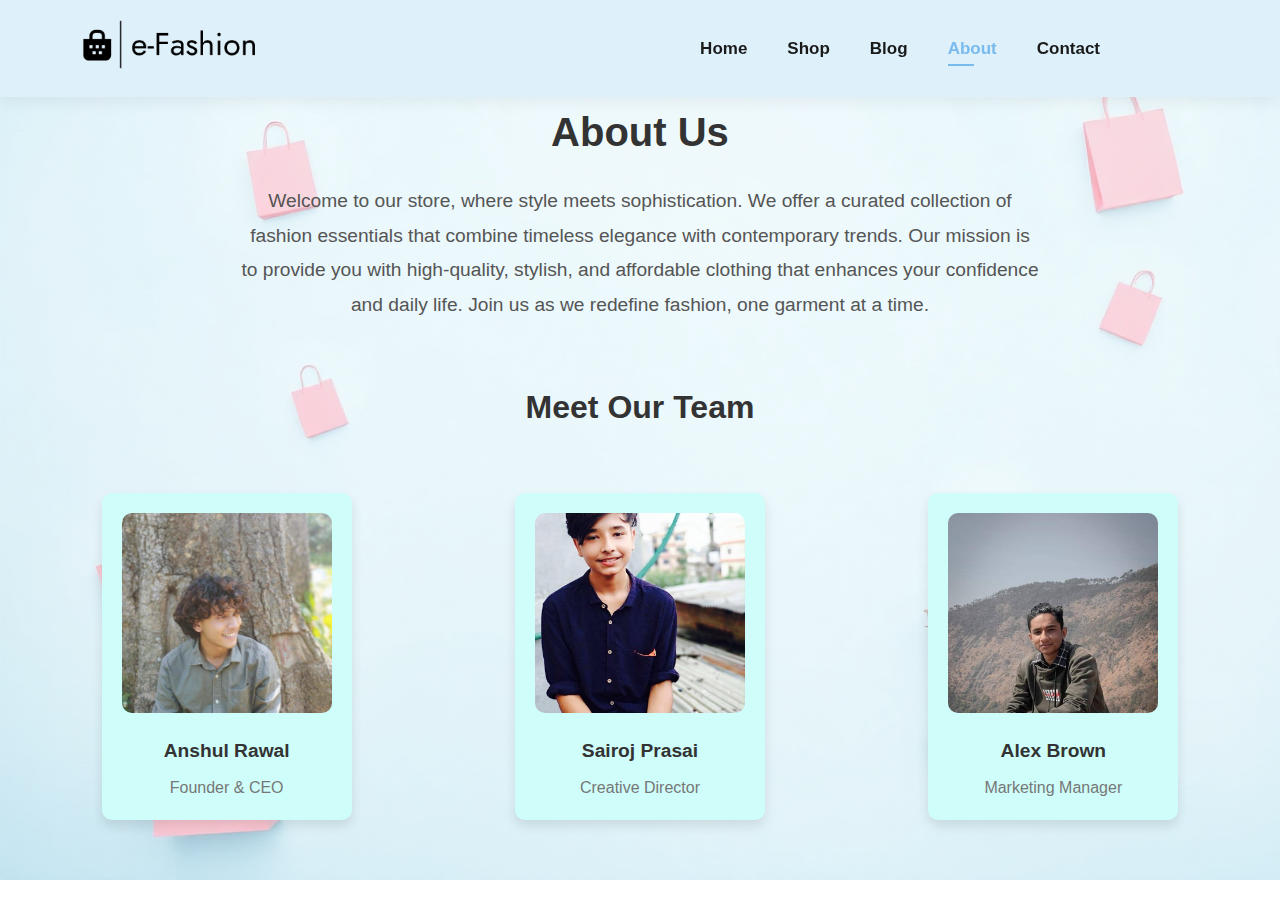
<file: Task_2/about.html>
<!DOCTYPE html>
<html lang="en">
<head>
    <meta charset="UTF-8">
    <meta http-equiv="X-UA-Compatible" content="IE=edge">
    <meta name="viewport" content="width=device-width, initial-scale=1.0">
    
    <link rel="stylesheet" href="https://use.fontawesome.com/releases/v5.15.4/css/all.css" integrity="sha384-DyZ88mC6Up2uqS4h/KRgHuoeGwBcD4Ng9SiP4dIRy0EXTlnuz47vAwmeGwVChigm" crossorigin="anonymous"/>

    <link rel="stylesheet" href="about.css">
    <title>e-Fashion</title>
</head>
<body>
<section id="header">
    <a href="#"><img src="img/logo.png" class="logo" alt=" "></a>

    <div>
        <ul id="navbar">
            <li><a href="index.html">Home</a></li>
            <li><a href="shop.html">Shop</a></li>
            <li><a href="blog.html">Blog</a></li>
            <li><a class="active" href="about.html">About</a></li>
            <li><a href="contact.html">Contact</a></li>
            <li id="lg-bag"><a href="cart.html"><i class="fas fa-shopping-bag"></i></a></li>
            <li id="profile"><a href="profile.html"><i class="fas fa-user"></i></a></li>
            <a href="#" id="close"><i class="fas fa-times"></i></a>

            </ul>

    </div>

    <div id="mobile">
        <a href="cart.html"><i class="fas fa-shopping-bag"></i></a></li>
        <a href="profile.html"><i class="fas fa-user"></i></a></li>
    <i id="bar" class="fas fa-outdent"></i>


    
</section>



<section class="about-us">
    <div class="about-container">
        <h1>About Us</h1>
        <p class="about-description">
            Welcome to our store, where style meets sophistication. We offer a curated collection of fashion essentials that combine timeless elegance with contemporary trends. 
            Our mission is to provide you with high-quality, stylish, and affordable clothing that enhances your confidence and daily life. 
            Join us as we redefine fashion, one garment at a time.
        </p>
    </div>
    <div class="team-section">
        <h2>Meet Our Team</h2>
        <div class="team-members">
            <div class="team-member">
                <img src="img/ceo.jpg" alt="Team Member 1">
                <p class="team-name">Anshul Rawal</p>
                <p class="team-role">Founder & CEO</p>
            </div>
            <div class="team-member">
                <img src="img/hr.jpg" alt="Team Member 2">
                <p class="team-name">Sairoj Prasai</p>
                <p class="team-role">Creative Director</p>
            </div>
            <div class="team-member">
                <img src="img/exec.jpg" alt="Team Member 3">
                <p class="team-name">Alex Brown</p>
                <p class="team-role">Marketing Manager</p>
            </div>
        </div>
    </div>
</section>
<script src="main.js"></script>
</body>

</html>
</file>
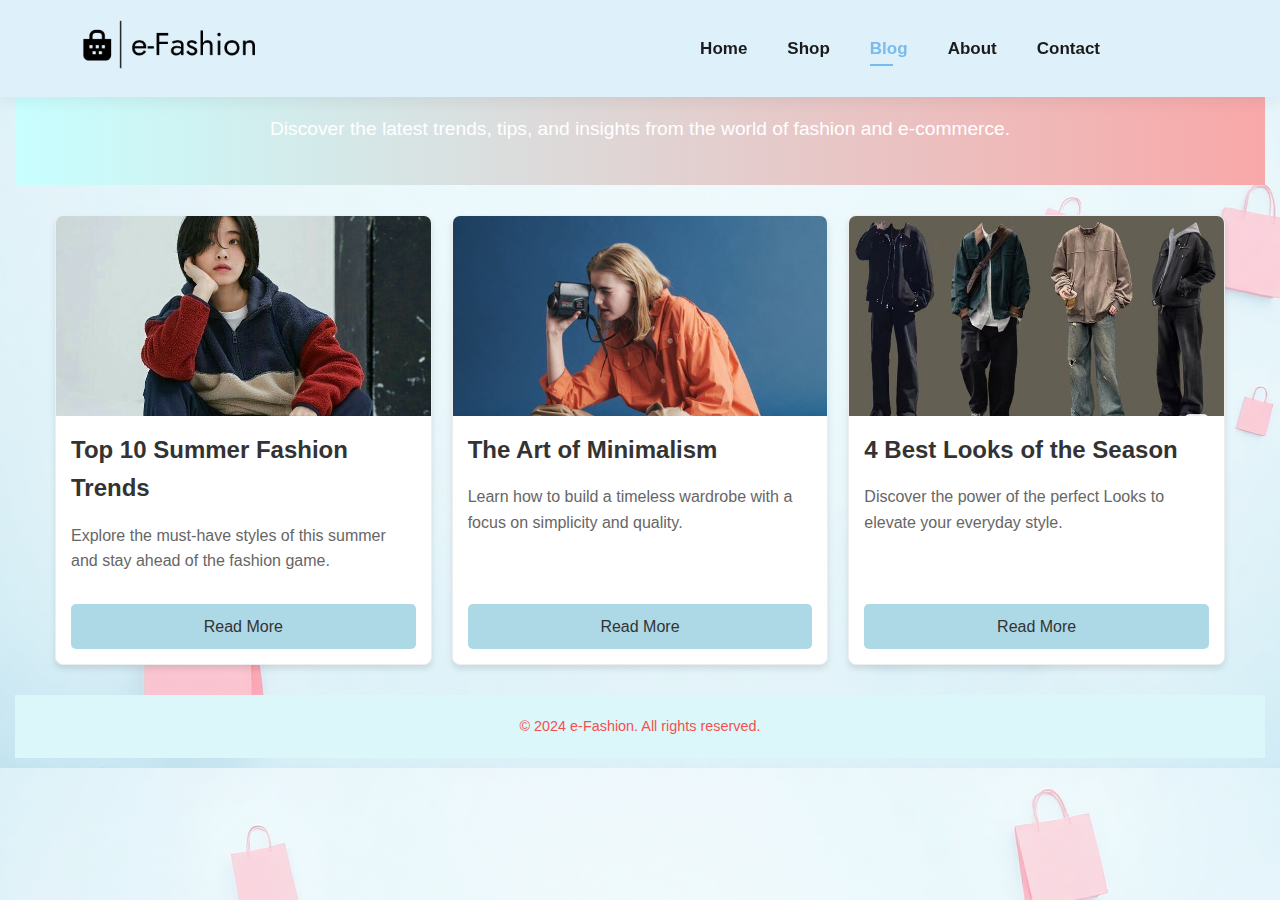
<file: Task_2/blog.html>
<!DOCTYPE html>
<html lang="en">
<head>
    <meta charset="UTF-8">
    <meta name="viewport" content="width=device-width, initial-scale=1.0">
    <link rel="stylesheet" href="https://use.fontawesome.com/releases/v5.15.4/css/all.css" integrity="sha384-DyZ88mC6Up2uqS4h/KRgHuoeGwBcD4Ng9SiP4dIRy0EXTlnuz47vAwmeGwVChigm" crossorigin="anonymous"/>
    <link rel="stylesheet" href="blog.css">
    <title>e-Fashion</title>
</head>
<body>
    <section id="header">
        <a href="#"><img src="img/logo.png" class="logo" alt=" "></a>
    
        <div>
            <ul id="navbar">
                <li><a  href="index.html">Home</a></li>
                <li><a href="shop.html">Shop</a></li>
                <li><a class="active" href="blog.html">Blog</a></li>
                <li><a href="about.html">About</a></li>
                <li><a href="contact.html">Contact</a></li>
                <li id="lg-bag"><a href="cart.html"><i class="fas fa-shopping-bag"></i></a></li>
                <li id="profile"><a href="profile.html"><i class="fas fa-user"></i></a></li>
                <a href="#" id="close"><i class="fas fa-times"></i></a>
    
                </ul>
    
        </div>
    
        <div id="mobile">
            <a href="cart.html"><i class="fas fa-shopping-bag"></i></a></li>
            <a href="profile.html"><i class="fas fa-user"></i></a></li>
        <i id="bar" class="fas fa-outdent"></i>
    
    
        
    </section>
    <section class="blog-header">
        <h1>Welcome to Our Blog</h1>
        <p>Discover the latest trends, tips, and insights from the world of fashion and e-commerce.</p>
    </section>

    <section class="blog-container">
        <div class="blog-card">
            <img src="img/blog.jpg" alt="Blog Image">
            <h2>Top 10 Summer Fashion Trends</h2>
            <p>Explore the must-have styles of this summer and stay ahead of the fashion game.</p>
            <a href="#" class="read-more">Read More</a>
        </div>
        <div class="blog-card">
            <img src="img/blog2.jpg" alt="Blog Image">
            <h2>The Art of Minimalism</h2>
            <p>Learn how to build a timeless wardrobe with a focus on simplicity and quality.</p>
            <a href="#" class="read-more">Read More</a>
        </div>
        <div class="blog-card">
            <img src="img/blog1.jpg" alt="Blog Image">
            <h2>4 Best Looks of the Season</h2>
            <p>Discover the power of the perfect Looks to elevate your everyday style.</p>
            <a href="#" class="read-more">Read More</a>
        </div>
    </section>

    <footer class="footer">
        <p>&copy; 2024 e-Fashion. All rights reserved.</p>
    </footer>

    <script src="main.js"></script>
    </body>
</html>
</file>
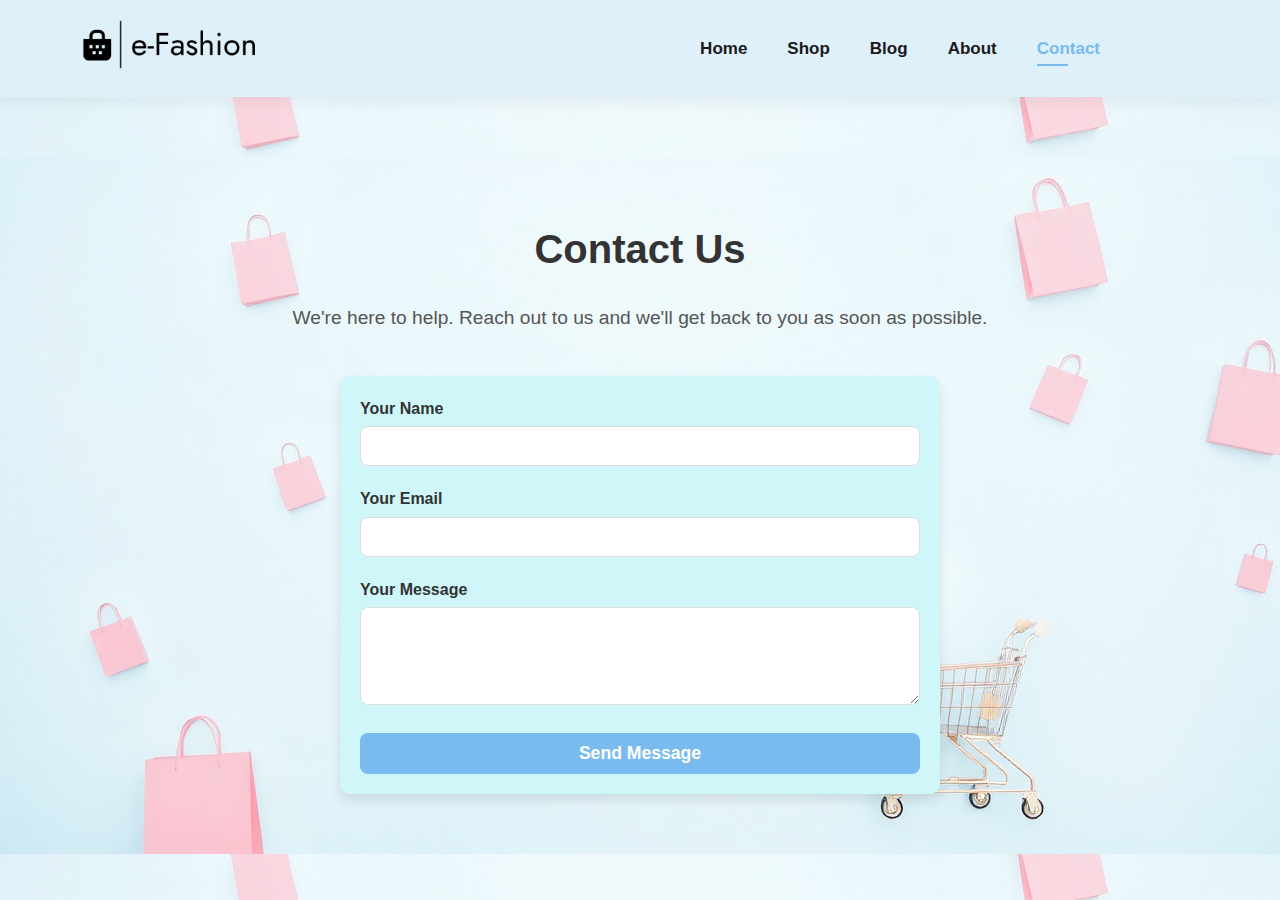
<file: Task_2/contact.html>
<!DOCTYPE html>
<html lang="en">
<head>
    <meta charset="UTF-8">
    <meta http-equiv="X-UA-Compatible" content="IE=edge">
    <meta name="viewport" content="width=device-width, initial-scale=1.0">
    
    <link rel="stylesheet" href="https://use.fontawesome.com/releases/v5.15.4/css/all.css" integrity="sha384-DyZ88mC6Up2uqS4h/KRgHuoeGwBcD4Ng9SiP4dIRy0EXTlnuz47vAwmeGwVChigm" crossorigin="anonymous"/>

    <link rel="stylesheet" href="contact.css">
    <title>e-Fashion</title>
</head>
<body>
<section id="header">
    <a href="#"><img src="img/logo.png" class="logo" alt=" "></a>

    <div>
        <ul id="navbar">
            <li><a  href="index.html">Home</a></li>
            <li><a href="shop.html">Shop</a></li>
            <li><a href="blog.html">Blog</a></li>
            <li><a href="about.html">About</a></li>
            <li><a class="active" href="contact.html">Contact</a></li>
            <li id="lg-bag"><a href="cart.html"><i class="fas fa-shopping-bag"></i></a></li>
            <li id="profile"><a href="profile.html"><i class="fas fa-user"></i></a></li>
            <a href="#" id="close"><i class="fas fa-times"></i></a>

            </ul>

    </div>

    <div id="mobile">
        <a href="cart.html"><i class="fas fa-shopping-bag"></i></a></li>
        <a href="profile.html"><i class="fas fa-user"></i></a></li>
    <i id="bar" class="fas fa-outdent"></i>


    
</section>

<section class="contact-us">
    <div class="contact-container">
        <h1>Contact Us</h1>
        <p class="contact-description">
            We're here to help. Reach out to us and we'll get back to you as soon as possible.
        </p>
    </div>
    
    <div class="contact-form">
        <form action="#" method="POST">
            <div class="input-group">
                <label for="name">Your Name</label>
                <input type="text" id="name" name="name" required>
            </div>
            <div class="input-group">
                <label for="email">Your Email</label>
                <input type="email" id="email" name="email" required>
            </div>
            <div class="input-group">
                <label for="message">Your Message</label>
                <textarea id="message" name="message" rows="4" required></textarea>
            </div>
            <button type="submit" class="submit-btn">Send Message</button>
        </form>
    </div>
</section>
<script src="main.js"></script>
</body>
</html>
</file>
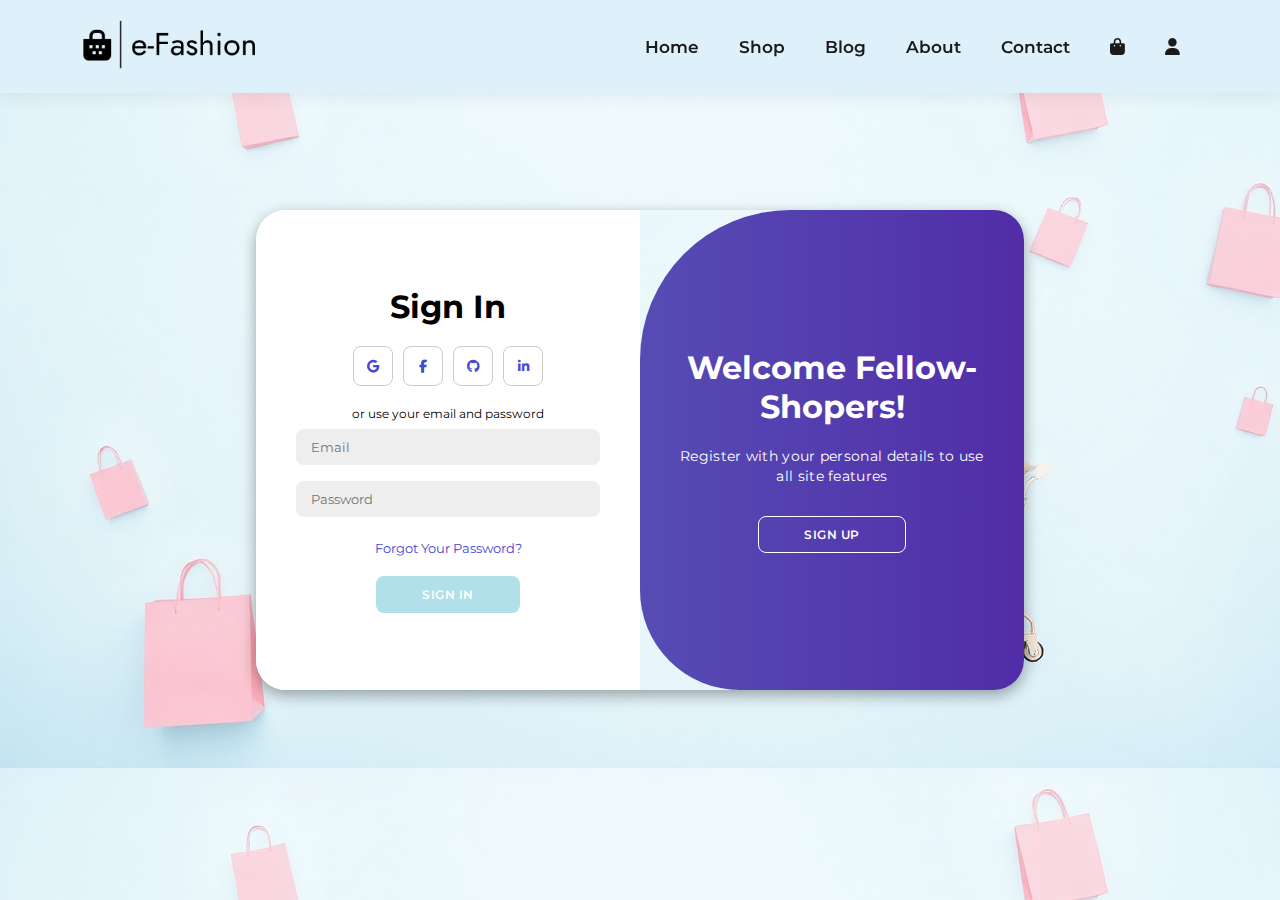
<file: Task_2/profile.html>
<!DOCTYPE html>
<html lang="en">

<head>
    <meta charset="UTF-8">
    <meta http-equiv="X-UA-Compatible" content="IE=edge">
    <meta name="viewport" content="width=device-width, initial-scale=1.0">
    <title>e-Fashion</title>
    <link rel="stylesheet" href="profile.css">
    <!-- Latest Font Awesome CDN -->
    <link rel="stylesheet" href="https://cdnjs.cloudflare.com/ajax/libs/font-awesome/6.5.1/css/all.min.css">
</head>

<body>

    <section id="header">
        <a href="#"><img src="img/logo.png" class="logo" alt=""></a>

        <div>
            <ul id="navbar">
                <li><a  href="index.html">Home</a></li>
                <li><a href="shop.html">Shop</a></li>
                <li><a href="blog.html">Blog</a></li>
                <li><a href="about.html">About</a></li>
                <li><a href="contact.html">Contact</a></li>
                <li id="lg-bag"><a href="cart.html"><i class="fas fa-shopping-bag"></i></a></li>
                <li class="active" id="profile"><a href="profile.html"><i class="fas fa-user"></i></a></li>
                <a href="#" id="close"><i class="fas fa-times"></i></a>
            </ul>
        </div>

        <div id="mobile">
            <a href="cart.html"><i class="fas fa-shopping-bag"></i></a>
            <a class="active" href="profile.html"><i class="fas fa-user"></i></a>
            <i id="bar" class="fas fa-outdent"></i>
        </div>
    </section>

    <div class="container" id="container">
        <div class="form-container sign-up">
            <form>
                <h1>Create Account</h1>
                <div class="social-icons">
                    <a href="#" class="icon"><i class="fab fa-google"></i></a>
                    <a href="#" class="icon"><i class="fab fa-facebook-f"></i></a>
                    <a href="#" class="icon"><i class="fab fa-github"></i></a>
                    <a href="#" class="icon"><i class="fab fa-linkedin-in"></i></a>
                </div>
                <span>or use your email for registration</span>
                <input type="text" placeholder="Name">
                <input type="email" placeholder="Email">
                <input type="password" placeholder="Password">
                <button>Sign Up</button>
            </form>
        </div>

        <div class="form-container sign-in">
            <form>
                <h1>Sign In</h1>
                <div class="social-icons">
                    <a href="#" class="icon"><i class="fab fa-google"></i></a>
                    <a href="#" class="icon"><i class="fab fa-facebook-f"></i></a>
                    <a href="#" class="icon"><i class="fab fa-github"></i></a>
                    <a href="#" class="icon"><i class="fab fa-linkedin-in"></i></a>
                </div>
                <span>or use your email and password</span>
                <input type="email" placeholder="Email">
                <input type="password" placeholder="Password">
                <a href="#">Forgot Your Password?</a>
                <button>Sign In</button>
            </form>
        </div>

        <div class="toggle-container">
            <div class="toggle">
                <div class="toggle-panel toggle-left">
                    <h1>Ready to get Fashoned</h1>
                    <p>Enter your personal details to use all site features</p>
                    <button class="hidden" id="login">Sign In</button>
                </div>
                <div class="toggle-panel toggle-right">
                    <h1>Welcome Fellow-Shopers!</h1>
                    <p>Register with your personal details to use all site features</p>
                    <button class="hidden" id="register">Sign Up</button>
                </div>
            </div>
        </div>
    </div>

    <script src="main.js"></script>
</body>

</html>
</file>
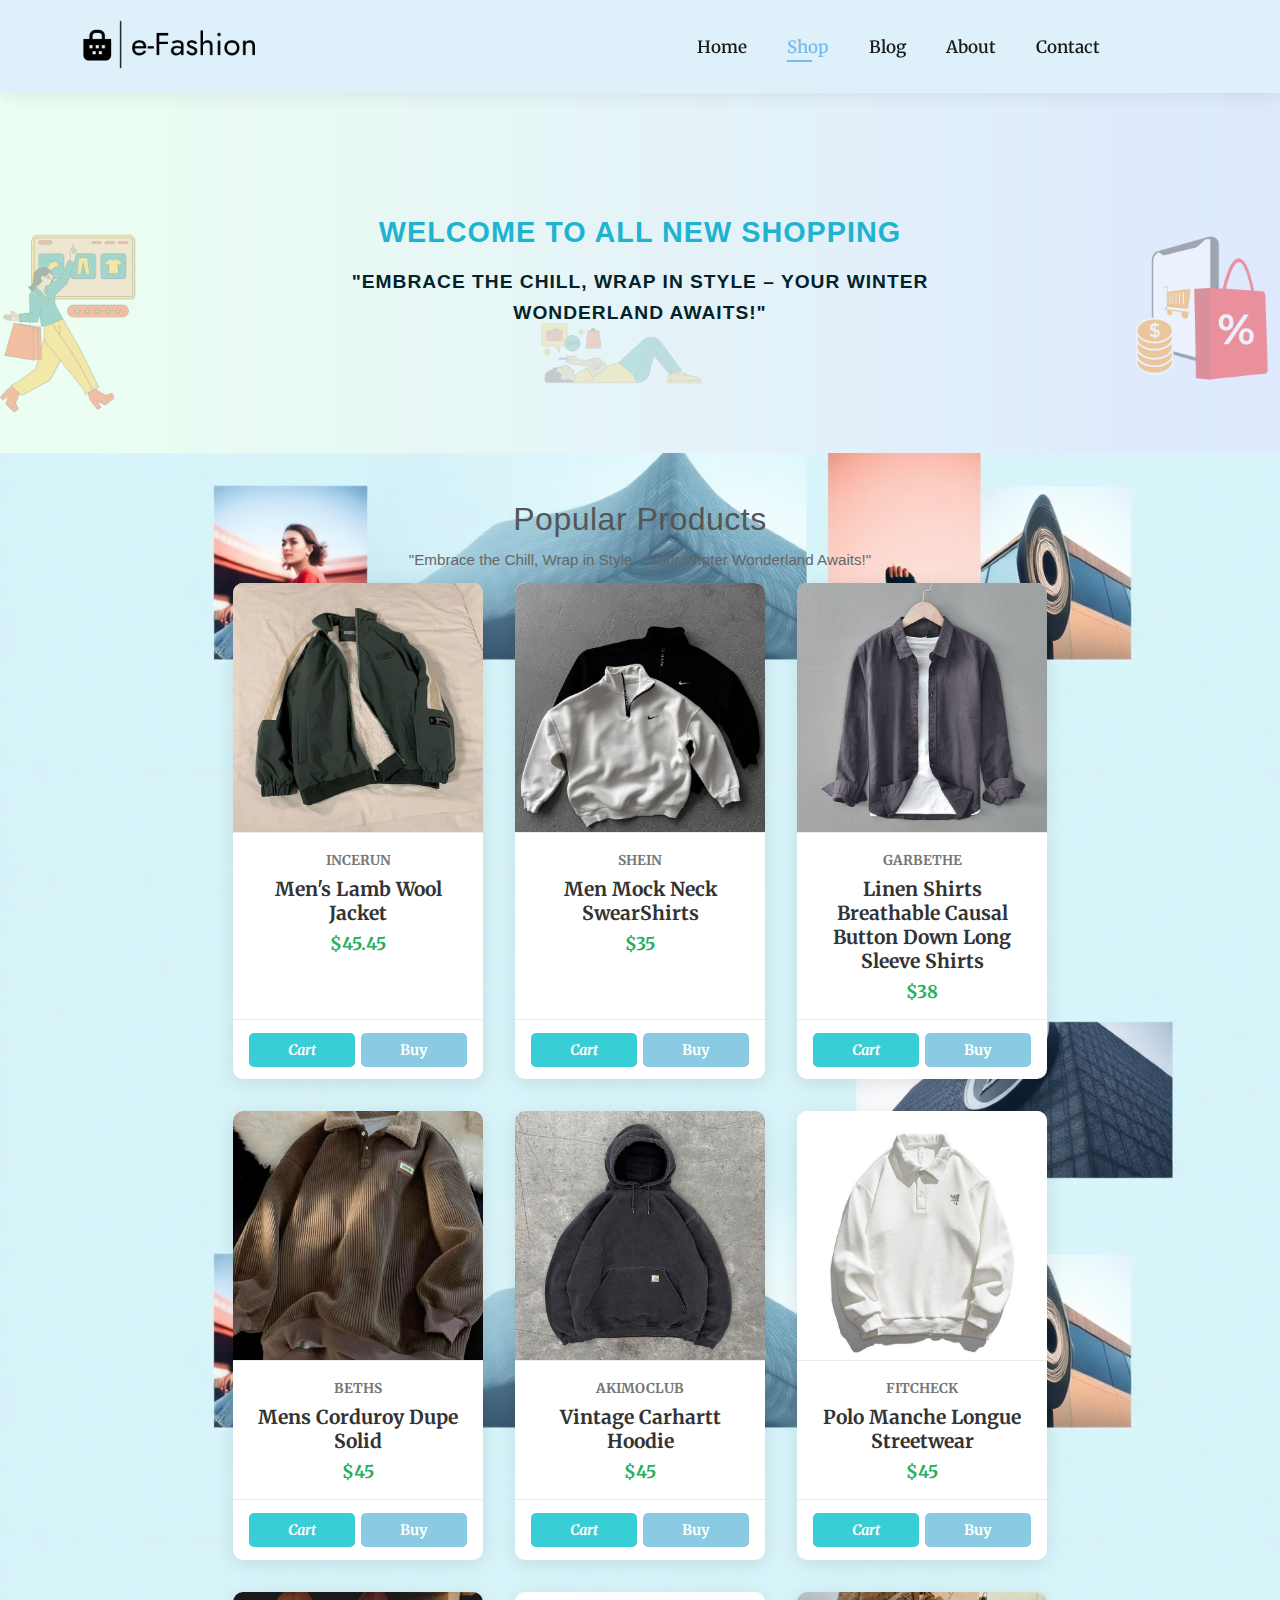
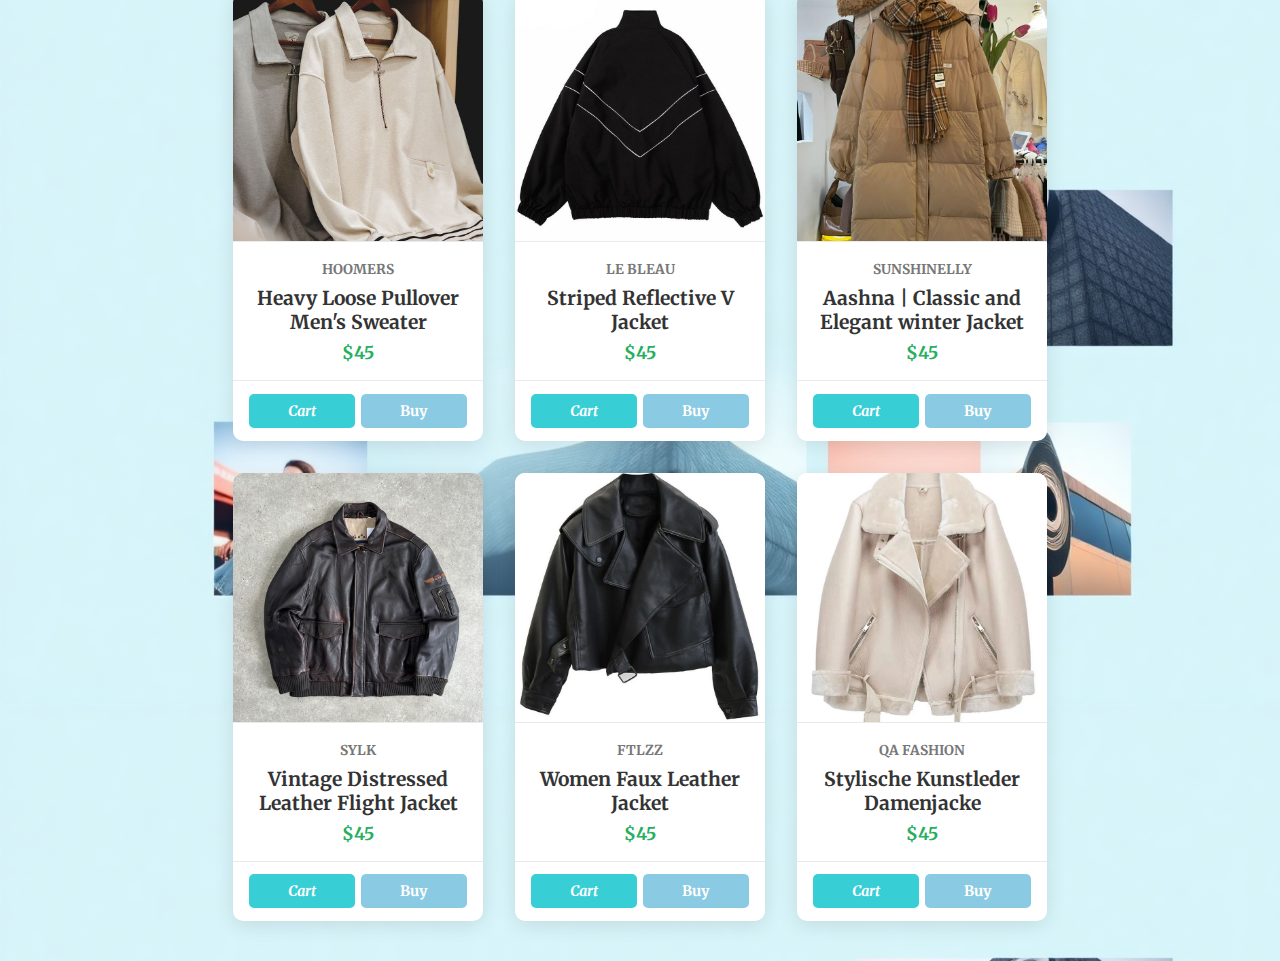
<file: Task_2/shop.html>
<!DOCTYPE html>
<html lang="en">
<head>
    <meta charset="UTF-8">
    <meta name="viewport" content="width=device-width, initial-scale=1.0">
    <link rel="stylesheet" href="style.css">
    <link rel="stylesheet" href="https://use.fontawesome.com/releases/v5.15.4/css/all.css" integrity="sha384-DyZ88mC6Up2uqS4h/KRgHuoeGwBcD4Ng9SiP4dIRy0EXTlnuz47vAwmeGwVChigm" crossorigin="anonymous"/>


    <title>e-Fashion</title>
</head>
<body>

    <section id="header">
        <a href="#"><img src="img/logo.png" class="logo" alt=" "></a>
    
        <div>
            <ul id="navbar">
                <li><a  href="index.html">Home</a></li>
                <li><a class="active" href="shop.html">Shop</a></li>
                <li><a href="blog.html">Blog</a></li>
                <li><a href="about.html">About</a></li>
                <li><a href="contact.html">Contact</a></li>
                <li id="lg-bag"><a href="cart.html"><i class="fas fa-shopping-bag"></i></a></li>
                <li id="profile"><a href="profile.html"><i class="fas fa-user"></i></a></li>
                <a href="#" id="close"><i class="fas fa-times"></i></a>
    
                </ul>
    
        </div>
    
        <div id="mobile">
            <a href="cart.html"><i class="fas fa-shopping-bag"></i></a></li>
            <a href="profile.html"><i class="fas fa-user"></i></a></li>
        <i id="bar" class="fas fa-outdent"></i>
    
    
        
    </section>

    <section id="page-header">

        <h2>
            Welcome to All New Shopping
        </h2>
        <p>"Embrace the Chill, Wrap in Style – Your Winter Wonderland Awaits!"</p>

    </section>

    <section id="product5" class="section-p1">
        <h2>Popular Products</h2>
        <p>"Embrace the Chill, Wrap in Style – Your Winter Wonderland Awaits!"</p>
        <div class="pro-containerZ">
            <div class="pro" onclick="window.location.href='sproduct.html';">
                <img src="img/products/p1.jpg" alt="Product Image">
                <div class="des">
                    <span>INCERUN</span>
                    <h5>Men's Lamb Wool Jacket</h5>
                    <div class="rating">
                        <i class="fa fa-star"></i>
                        <i class="fa fa-star"></i>
                        <i class="fa fa-star"></i>
                        <i class="fa fa-star"></i>
                        <i class="fa fa-star"></i>
                    </div>
                    <div class="price">$45.45</div>
                </div>
                <div class="pro-btns">
                    <a href="#" class="cart-btn"><i class="fas fa-shopping-cart">Cart</i></a>
                    <a href="#" class="buy-btn"><i class="fas fa-bolt"></i>Buy</a>
                </div>
            </div>
    
            <div class="pro">
                <img src="img/products/p2.jpg" alt="Product Image">
                <div class="des">
                    <span>SHEIN</span>
                    <h5>Men Mock Neck SwearShirts</h5>
                    <div class="rating">
                        <i class="fa fa-star"></i>
                        <i class="fa fa-star"></i>
                        <i class="fa fa-star"></i>
                        <i class="fa fa-star"></i>
                        <i class="fa fa-star"></i>
                    </div>
                    <div class="price">$35</div>
                </div>
                <div class="pro-btns">
                    <a href="#" class="cart-btn"><i class="fas fa-shopping-cart">Cart</i></a>
                    <a href="#" class="buy-btn"><i class="fas fa-bolt"></i>Buy</a>
                </div>
            </div>
    
            <div class="pro">
                <img src="img/products/p3.jpg" alt="Product Image">
                <div class="des">
                    <span>GARBETHE</span>
                    <h5>Linen Shirts Breathable Causal Button Down Long Sleeve Shirts</h5>
                    <div class="rating">
                        <i class="fa fa-star"></i>
                        <i class="fa fa-star"></i>
                        <i class="fa fa-star"></i>
                        <i class="fa fa-star"></i>
                        <i class="fa fa-star"></i>
                    </div>
                    <div class="price">$38</div>
                </div>
                <div class="pro-btns">
                    <a href="#" class="cart-btn"><i class="fas fa-shopping-cart">Cart</i></a>
                    <a href="#" class="buy-btn"><i class="fas fa-bolt"></i>Buy</a>
                </div>
            </div>
            <div class="pro">
                <img src="img/products/p4.jpg" alt="Product Image">
                <div class="des">
                    <span>BETHS</span>
                    <h5>Mens Corduroy Dupe Solid</h5>
                    <div class="rating">
                        <i class="fa fa-star"></i>
                        <i class="fa fa-star"></i>
                        <i class="fa fa-star"></i>
                        <i class="fa fa-star"></i>
                        <i class="fa fa-star"></i>
                    </div>
                    <div class="price">$45</div>
                </div>
                <div class="pro-btns">
                    <a href="#" class="cart-btn"><i class="fas fa-shopping-cart">Cart</i></a>
                    <a href="#" class="buy-btn"><i class="fas fa-bolt"></i>Buy</a>
                </div>
            </div>
            <div class="pro">
                <img src="img/products/p5.jpg" alt="Product Image">
                <div class="des">
                    <span>AkimoClub</span>
                    <h5>Vintage Carhartt Hoodie</h5>
                    <div class="rating">
                        <i class="fa fa-star"></i>
                        <i class="fa fa-star"></i>
                        <i class="fa fa-star"></i>
                        <i class="fa fa-star"></i>
                        <i class="fa fa-star"></i>
                    </div>
                    <div class="price">$45</div>
                </div>
                <div class="pro-btns">
                    <a href="#" class="cart-btn"><i class="fas fa-shopping-cart">Cart</i></a>
                    <a href="#" class="buy-btn"><i class="fas fa-bolt"></i>Buy</a>
                </div>
            </div>
            <div class="pro">
                <img src="img/products/p6.jpg" alt="Product Image">
                <div class="des">
                    <span>Fitcheck</span>
                    <h5>Polo Manche Longue Streetwear</h5>
                    <div class="rating">
                        <i class="fa fa-star"></i>
                        <i class="fa fa-star"></i>
                        <i class="fa fa-star"></i>
                        <i class="fa fa-star"></i>
                        <i class="fa fa-star"></i>
                    </div>
                    <div class="price">$45</div>
                </div>
                <div class="pro-btns">
                    <a href="#" class="cart-btn"><i class="fas fa-shopping-cart">Cart</i></a>
                    <a href="#" class="buy-btn"><i class="fas fa-bolt"></i>Buy</a>
                </div>
            </div>
            <div class="pro">
                <img src="img/products/p7.jpg" alt="Product Image">
                <div class="des">
                    <span>Hoomers</span>
                    <h5>Heavy Loose Pullover Men's Sweater</h5>
                    <div class="rating">
                        <i class="fa fa-star"></i>
                        <i class="fa fa-star"></i>
                        <i class="fa fa-star"></i>
                        <i class="fa fa-star"></i>
                        <i class="fa fa-star"></i>
                    </div>
                    <div class="price">$45</div>
                </div>
                <div class="pro-btns">
                    <a href="#" class="cart-btn"><i class="fas fa-shopping-cart">Cart</i></a>
                    <a href="#" class="buy-btn"><i class="fas fa-bolt"></i>Buy</a>
                </div>
            </div>
            <div class="pro">
                <img src="img/products/p8.jpg" alt="Product Image">
                <div class="des">
                    <span>Le Bleau</span>
                    <h5>Striped Reflective V Jacket</h5>
                    <div class="rating">
                        <i class="fa fa-star"></i>
                        <i class="fa fa-star"></i>
                        <i class="fa fa-star"></i>
                        <i class="fa fa-star"></i>
                        <i class="fa fa-star"></i>
                    </div>
                    <div class="price">$45</div>
                </div>
                <div class="pro-btns">
                    <a href="#" class="cart-btn"><i class="fas fa-shopping-cart">Cart</i></a>
                    <a href="#" class="buy-btn"><i class="fas fa-bolt"></i>Buy</a>
                </div>
            </div>
            <div class="pro">
                <img src="img/products/p9.jpg" alt="Product Image">
                <div class="des">
                    <span>SunshineLLY</span>
                    <h5>Aashna | Classic and Elegant winter Jacket</h5>
                    <div class="rating">
                        <i class="fa fa-star"></i>
                        <i class="fa fa-star"></i>
                        <i class="fa fa-star"></i>
                        <i class="fa fa-star"></i>
                        <i class="fa fa-star"></i>
                    </div>
                    <div class="price">$45</div>
                </div>
                <div class="pro-btns">
                    <a href="#" class="cart-btn"><i class="fas fa-shopping-cart">Cart</i></a>
                    <a href="#" class="buy-btn"><i class="fas fa-bolt"></i>Buy</a>
                </div>
            </div>
            <div class="pro">
                <img src="img/products/p10.jpg" alt="Product Image">
                <div class="des">
                    <span>SYLK</span>
                    <h5>Vintage Distressed Leather Flight Jacket </h5>
                    <div class="rating">
                        <i class="fa fa-star"></i>
                        <i class="fa fa-star"></i>
                        <i class="fa fa-star"></i>
                        <i class="fa fa-star"></i>
                        <i class="fa fa-star"></i>
                    </div>
                    <div class="price">$45</div>
                </div>
                <div class="pro-btns">
                    <a href="#" class="cart-btn"><i class="fas fa-shopping-cart">Cart</i></a>
                    <a href="#" class="buy-btn"><i class="fas fa-bolt"></i>Buy</a>
                </div>
            </div>
            <div class="pro">
                <img src="img/products/p11.jpg" alt="Product Image">
                <div class="des">
                    <span> FTLZZ</span>
                    <h5>
                        Women Faux Leather Jacket</h5>
                    <div class="rating">
                        <i class="fa fa-star"></i>
                        <i class="fa fa-star"></i>
                        <i class="fa fa-star"></i>
                        <i class="fa fa-star"></i>
                        <i class="fa fa-star"></i>
                    </div>
                    <div class="price">$45</div>
                </div>
                <div class="pro-btns">
                    <a href="#" class="cart-btn"><i class="fas fa-shopping-cart">Cart</i></a>
                    <a href="#" class="buy-btn"><i class="fas fa-bolt"></i>Buy</a>
                </div>
            </div>
            <div class="pro">
                <img src="img/products/p12.jpg" alt="Product Image">
                <div class="des">
                    <span>QA Fashion</span>
                    <h5>Stylische Kunstleder Damenjacke</h5>
                    <div class="rating">
                        <i class="fa fa-star"></i>
                        <i class="fa fa-star"></i>
                        <i class="fa fa-star"></i>
                        <i class="fa fa-star"></i>
                        <i class="fa fa-star"></i>
                    </div>
                    <div class="price">$45</div>
                </div>
                <div class="pro-btns">
                    <a href="#" class="cart-btn"><i class="fas fa-shopping-cart">Cart</i></a>
                    <a href="#" class="buy-btn"><i class="fas fa-bolt"></i>Buy</a>
                </div>
          
        </div>
    </section>


    <script src="main.js"></script>
</body>
</html>
</file>
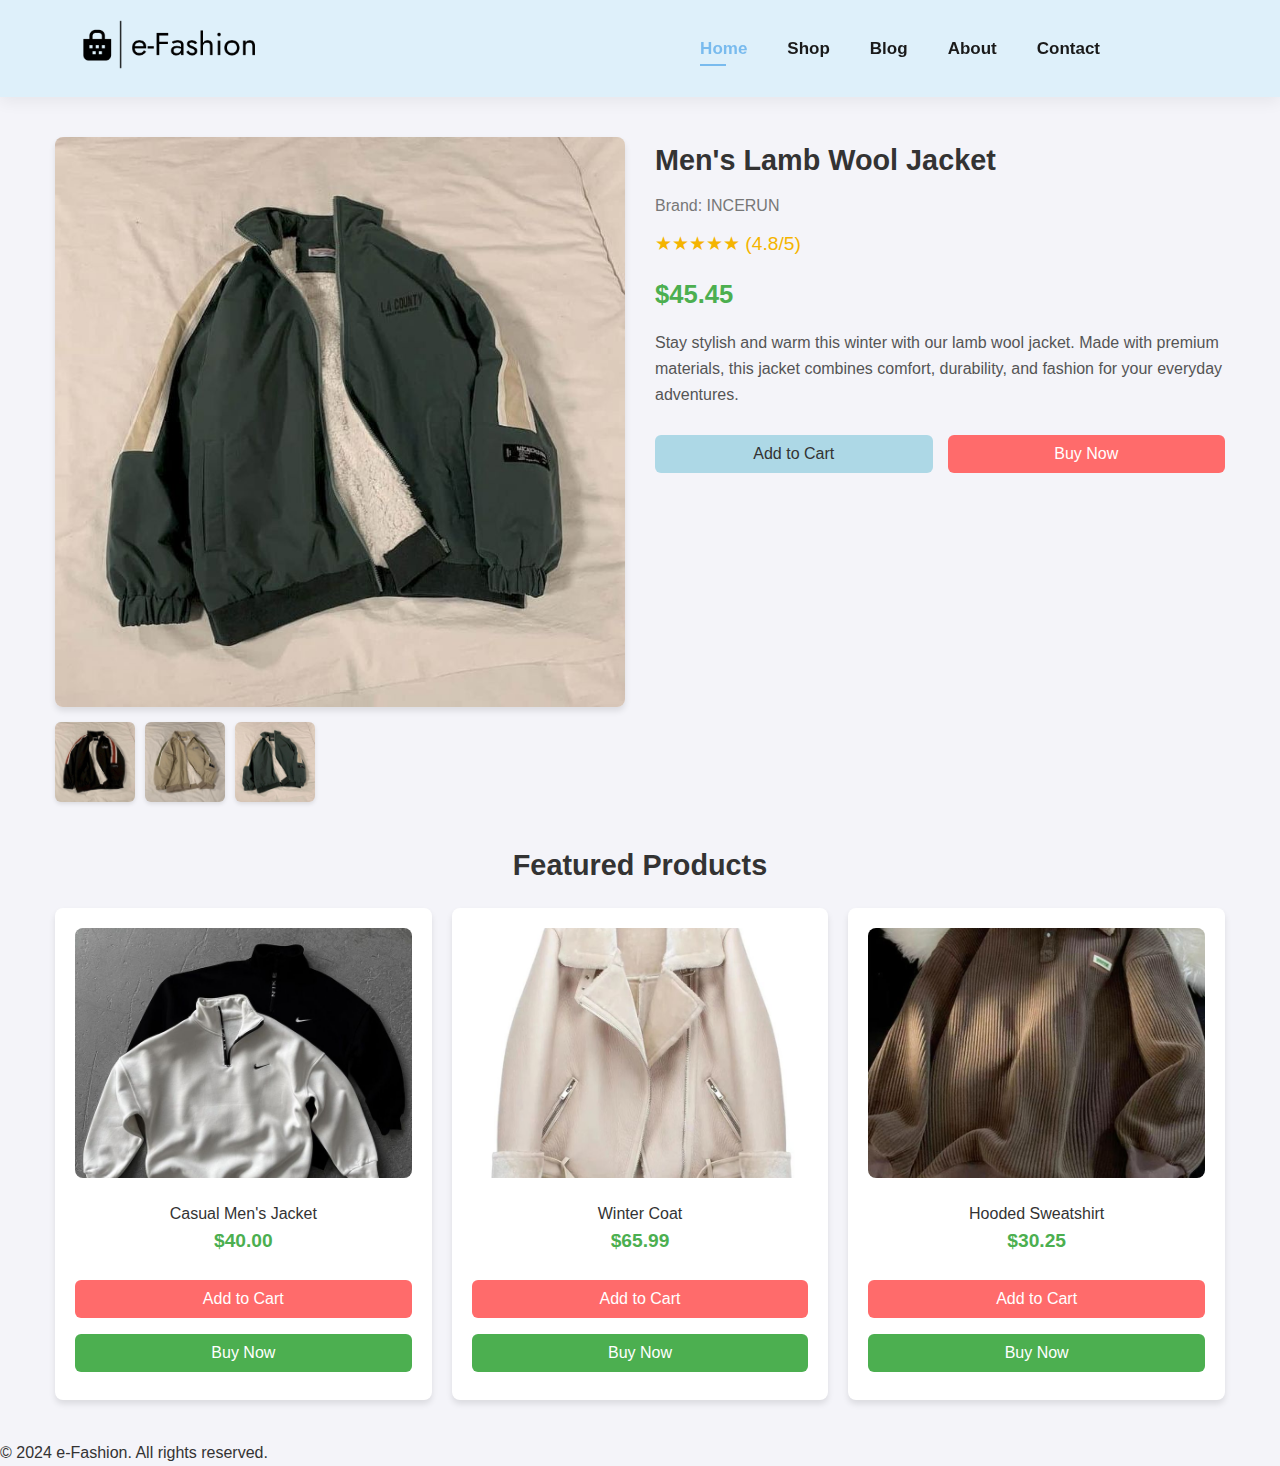
<file: Task_2/sproduct.html>
<!DOCTYPE html>
<html lang="en">
<head>
    <meta charset="UTF-8">
    <meta http-equiv="X-UA-Compatible" content="IE=edge">
    <meta name="viewport" content="width=device-width, initial-scale=1.0">
    
    <link rel="stylesheet" href="https://use.fontawesome.com/releases/v5.15.4/css/all.css" integrity="sha384-DyZ88mC6Up2uqS4h/KRgHuoeGwBcD4Ng9SiP4dIRy0EXTlnuz47vAwmeGwVChigm" crossorigin="anonymous"/>

    <link rel="stylesheet" href="sproduct.css">
    <title>e-Fashion</title>
</head>
<body>
<section id="header">
    <a href="#"><img src="img/logo.png" class="logo" alt=" "></a>

    <div>
        <ul id="navbar">
            <li><a class="active" href="index.html">Home</a></li>
            <li><a href="shop.html">Shop</a></li>
            <li><a href="blog.html">Blog</a></li>
            <li><a href="about.html">About</a></li>
            <li><a href="contact.html">Contact</a></li>
            <li id="lg-bag"><a href="cart.html"><i class="fas fa-shopping-bag"></i></a></li>
            <li id="profile"><a href="profile.html"><i class="fas fa-user"></i></a></li>
            <a href="#" id="close"><i class="fas fa-times"></i></a>

            </ul>

    </div>

    <div id="mobile">
        <a href="cart.html"><i class="fas fa-shopping-bag"></i></a></li>
        <a href="profile.html"><i class="fas fa-user"></i></a></li>
    <i id="bar" class="fas fa-outdent"></i>


    
</section>
    <main>
        <div class="product-container">
            <div class="product-gallery">
                <img id="main-image" src="img/products/p1.jpg" alt="Product">
                <div class="thumbnail-container">
                    <img src="img/1.jpg" alt="Thumbnail 1" class="thumbnail">
                    <img src="img/2.jpg" alt="Thumbnail 2" class="thumbnail">
                    <img src="img/products/p1.jpg" alt="Thumbnail 3" class="thumbnail">
                </div>
            </div>

            <div class="product-details">
                <h2>Men's Lamb Wool Jacket</h2>
                <p class="brand">Brand: INCERUN</p>
                <p class="rating">★★★★★ <span>(4.8/5)</span></p>
                <p class="price">$45.45</p>
                <p class="description">
                    Stay stylish and warm this winter with our lamb wool jacket. Made with premium materials, this jacket combines comfort, durability, and fashion for your everyday adventures.
                </p>
                <div class="action-buttons">
                    <button class="btn cart-btn">Add to Cart</button>
                    <button class="btn buy-btn">Buy Now</button>
                </div>
            </div>
        </div>

        <section class="featured-products">
            <h3>Featured Products</h3>
            <div class="product-grid">
                <div class="product-card">
                    <img src="img/products/p2.jpg" alt="Product 1">
                    <p class="product-name">Casual Men's Jacket</p>
                    <p class="product-price">$40.00</p>
                    <button class="btn add-to-cart">Add to Cart</button>
                    <button class="btn buy-now">Buy Now</button>
                </div>
                <div class="product-card">
                    <img src="img/products/p12.jpg" alt="Product 2">
                    <p class="product-name">Winter Coat</p>
                    <p class="product-price">$65.99</p>
                    <button class="btn add-to-cart">Add to Cart</button>
                    <button class="btn buy-now">Buy Now</button>
                </div>
                <div class="product-card">
                    <img src="img/products/p4.jpg" alt="Product 3">
                    <p class="product-name">Hooded Sweatshirt</p>
                    <p class="product-price">$30.25</p>
                    <button class="btn add-to-cart">Add to Cart</button>
                    <button class="btn buy-now">Buy Now</button>
                </div>
            </div>
        </section>
        
        
    </main>

    <footer class="footer">
        <p>&copy; 2024 e-Fashion. All rights reserved.</p>
    </footer>
    
    <script>
        const thumbnails = document.querySelectorAll('.thumbnail');
        const mainImage = document.getElementById('main-image');

        thumbnails.forEach(thumbnail => {
            thumbnail.addEventListener('click', () => {
                mainImage.src = thumbnail.src;
            });
        });
    </script>
</body>

</html>
</file>
<file: Task_2/about.css>
* {
    margin: 0;
    padding: 0;
    box-sizing: border-box;
}

body {
    font-family: 'Roboto', sans-serif;
    line-height: 1.6;
}
.about-us {
    margin-top: 60px;
    padding: 40px 20px;
   
    background-image: url("img/hero4.png");
    font-family: 'Roboto', sans-serif;
    background-size: cover;
   
}

.about-container {
    text-align: center;
    margin-bottom: 60px;
    
}

.about-container h1 {
    font-size: 2.5rem;
    font-weight: 600;
    color: #333;
    margin-bottom: 20px;
}

.about-description {
    font-size: 1.2rem;
    color: #555;
    line-height: 1.8;
    max-width: 800px;
    margin: 0 auto;
    font-weight: 400;
}

.team-section {
    text-align: center;
    margin-top: 50px;
}

.team-section h2 {
    font-size: 2rem;
    color: #333;
    font-weight: 600;
    margin-bottom: 40px;
}

.team-members {
    display: flex;
    justify-content: space-around;
    flex-wrap: wrap;
}

.team-member {
    background-color: #cffefa;
    padding: 20px;
    margin: 20px;
    border-radius: 10px;
    box-shadow: 0 6px 12px rgba(0, 0, 0, 0.1);
    width: 250px;
    text-align: center;
    transition: transform 0.3s ease, box-shadow 0.3s ease;
}

.team-member:hover {
    transform: translateY(-5px);
    box-shadow: 0 8px 16px rgba(0, 0, 0, 0.2);
}

.team-member img {
    width: 100%;
    height: 200px;
    object-fit: cover;
    border-radius: 10px;
}

.team-name {
    font-size: 1.2rem;
    font-weight: 600;
    color: #333;
    margin-top: 15px;
}

.team-role {
    font-size: 1rem;
    color: #777;
    margin-top: 8px;
}


#header {
    display: flex;
    align-items: center;
    justify-content: space-between;
    padding: 20px 80px;
    background: #def0fa;
    box-shadow: 0 5px 15px rgba(0, 0, 0, 0.06);
    z-index:900;
    position: fixed;
    top: 0;
    left: 0;
    width: 100%;
}

.logo {
    width: 180px; 
    height: auto; 
    margin: 0; 
    cursor: pointer; 
}

#navbar {
    display: flex;
    align-items: center;
    justify-content: center;
}
#navbar li {
    list-style: none;
    padding: 0 20px;
    position: relative;
}
#navbar li a {
    text-decoration: none;
    font-size: 17px;
    font-weight: 600;
    color: #1a1a1a;
    transition: 0.3s ease;
}
#navbar li a:hover{
    color: #e0efee;

}
#navbar li a:hover,
#navbar li a.active {
    color: #79bbee;
}

#navbar li a.active::after,
#navbar li a:hover::after {
    content: "";
    position: absolute;
    width: 30%;
    height: 2px;
    background: #79bbee;
    bottom: -4px;
    left: 20px;
}



@media (max-width: 799px) {

    .section-p1{
        padding: 40px 40px;
    } 
    
    
        #navbar {
            position: fixed;
            display: flex;
            flex-direction: column;
            justify-content: flex-start;
            align-items: center;
            top: 0;
            right: -300px;
            width: 300px;
            background-color: #e3e6f3;
            box-shadow: 0 40px 60px rgba(0, 0, 0, 0.1);
            height: 100vh;
            padding: 80px 0 0 0;
            transition: all 0.3s ease;
        }
    
        #navbar.active {
            right: 0;
        }
    
        
        #navbar li {
            margin-bottom: 20px;
            padding: 10px 0; 
            list-style: none; 
            text-align: center;
        }
    
     
        #navbar a {
            color: #1a1a1a; 
            text-decoration: none;
            font-size: 18px;
            display: block; 
        }
    
        #navbar a:hover {
            color: #4a90e2; 
            text-decoration: none;
        }
    
    
     
    
    
    
    
       #mobile {
        display: block;
        align-items: center;
        cursor: pointer;
        position: relative;
    }
     
    #mobile i {
        font-size: 24px;
        color: #1a1a1a;
        padding-left: 20px;
    }
    
    #close {
        
        position: absolute;
        top: 30px;
        left: 30px;
        color: #222;
        font-size: 24px;
    }
    
    #lg-bag {
        display: none;
    
    
    }
    #hero{
        height: 70vh;
        padding: 0 80px;
        background-position: top 30% right 30%;
    }
    #feature {
        justify-content: center;
    
    }
    
    #feature .fe-box {
        margin: 20px 20px;
    }
    
    #product {
        text-align: center;
        padding: 2rem 1rem;
        background-image: url("img/hero4.png");
       
    }
    .pro-container {
        display: flex;
        justify-content: center;
        flex-wrap: wrap;
        gap: 2rem;
        padding: 0 1rem;
    }
    
    .pro {
        background-color: rgb(211, 237, 245);
        border-radius: 15px;
        box-shadow: 0 8px 30px rgba(0, 0, 0, 0.1);
        overflow: hidden;
        width: 300px; 
        transition: transform 0.3s, box-shadow 0.3s;
        display: flex;
        flex-direction: column; 
    }
      #banner {
        height: 35vh;
      }
    
      #sm-banner .banner-box {
        min-width: 100%;
      }
    
      #banner3 {
        padding: 0 40px;
      }
    #profile{
        display: none;
    }
        
    
    
    }
    
    @media (min-width: 800px) {
    
        #close {
            display: none;
        }
    }
    
    #mobile {
        display: none;
    }
</file>
<file: Task_2/blog.css>
* {
    margin: 0;
    padding: 0;
    box-sizing: border-box;
}

body {
    font-family: 'Poppins', sans-serif;
    background-color: #f9f9f9;
    color: #333;
    line-height: 1.6;
    padding: 0 15px;
    background-image: url("img/hero4.png");
}



.blog-header {
    text-align: center;
    padding: 40px 15px;
    background: linear-gradient(to right, #c8ffff, #f9a8a8);
    color: #fff;
}

.blog-header h1 {
    font-size: 2.5rem;
    margin-bottom: 10px;
}

.blog-header p {
    font-size: 1.2rem;
}

.blog-container {
    display: grid;
    grid-template-columns: repeat(auto-fit, minmax(350px, 1fr));
    gap: 20px;
    max-width: 1200px;
    margin: 30px auto;
    padding: 0 15px;
}

.blog-card {
    background: #fff;
    border: 1px solid #eee;
    border-radius: 8px;
    overflow: hidden;
    box-shadow: 0 4px 6px rgba(0, 0, 0, 0.1);
    display: flex;
    flex-direction: column;
    justify-content: space-between;
    transition: transform 0.3s, box-shadow 0.3s;
}

.blog-card img {
    width: 100%;
    height: 200px;
    object-fit: cover;
}

.blog-card h2 {
    font-size: 1.5rem;
    margin: 15px;
}

.blog-card p {
    font-size: 1rem;
    margin: 0 15px 15px;
    color: #666;
    flex-grow: 1;
}

.blog-card .read-more {
    display: block;
    margin: 15px;
    padding: 10px 20px;
    background: #add8e6;
    color: #333;
    text-decoration: none;
    text-align: center;
    font-weight: 500;
    border-radius: 5px;
    transition: background 0.3s;
}

.blog-card .read-more:hover {
    background: #87ceeb;
}

.blog-card:hover {
    transform: translateY(-5px);
    box-shadow: 0 6px 10px rgba(0, 0, 0, 0.15);
}

.footer {
    text-align: center;
    padding: 20px 15px;
    background: #dbf7f9;
    color: #f54f4f;
    font-size: 0.9rem;
}

#header {
    display: flex;
    align-items: center;
    justify-content: space-between;
    padding: 20px 80px;
    background: #def0fa;
    box-shadow: 0 5px 15px rgba(0, 0, 0, 0.06);
    z-index: 999;
    position: fixed;
    top: 0;
    left: 0;
    width: 100%;
}

.logo {
    width: 180px; 
    height: auto; 
    margin: 0; 
    cursor: pointer; 
}

#navbar {
    display: flex;
    align-items: center;
    justify-content: center;
}
#navbar li {
    list-style: none;
    padding: 0 20px;
    position: relative;
}
#navbar li a {
    text-decoration: none;
    font-size: 17px;
    font-weight: 600;
    color: #1a1a1a;
    transition: 0.3s ease;
}
#navbar li a:hover{
    color: #e0efee;

}
#navbar li a:hover,
#navbar li a.active {
    color: #79bbee;
}

#navbar li a.active::after,
#navbar li a:hover::after {
    content: "";
    position: absolute;
    width: 30%;
    height: 2px;
    background: #79bbee;
    bottom: -4px;
    left: 20px;
}



#mobile {
    display: none;
    align-items: center;
}


@media (max-width: 799px) {

    .section-p1{
        padding: 40px 40px;
    } 
    
    
        #navbar {
            position: fixed;
            display: flex;
            flex-direction: column;
            justify-content: flex-start;
            align-items: center;
            top: 0;
            right: -300px;
            width: 300px;
            background-color: #e3e6f3;
            box-shadow: 0 40px 60px rgba(0, 0, 0, 0.1);
            height: 100vh;
            padding: 80px 0 0 0;
            transition: all 0.3s ease;
        }
    
        #navbar.active {
            right: 0;
        }
    
        
        #navbar li {
            margin-bottom: 20px;
            padding: 10px 0; 
            list-style: none; 
            text-align: center;
        }
    
     
        #navbar a {
            color: #1a1a1a; 
            text-decoration: none;
            font-size: 18px;
            display: block; 
        }
    
        #navbar a:hover {
            color: #4a90e2; 
            text-decoration: none;
        }
    
    
     
    
    
    
    
       #mobile {
        display: block;
        align-items: center;
        cursor: pointer;
        position: relative;
    }
     
    #mobile i {
        font-size: 24px;
        color: #1a1a1a;
        padding-left: 20px;
    }
    
    #close {
        
        position: absolute;
        top: 30px;
        left: 30px;
        color: #222;
        font-size: 24px;
    }
    
    #lg-bag {
        display: none;
    
    
    }
    #hero{
        height: 70vh;
        padding: 0 80px;
        background-position: top 30% right 30%;
    }
    #feature {
        justify-content: center;
    
    }
    
    #feature .fe-box {
        margin: 20px 20px;
    }
    
    #product {
        text-align: center;
        padding: 2rem 1rem;
        background-image: url("img/hero4.png");
       
    }
    .pro-container {
        display: flex;
        justify-content: center;
        flex-wrap: wrap;
        gap: 2rem;
        padding: 0 1rem;
    }
    
    .pro {
        background-color: rgb(211, 237, 245);
        border-radius: 15px;
        box-shadow: 0 8px 30px rgba(0, 0, 0, 0.1);
        overflow: hidden;
        width: 300px; 
        transition: transform 0.3s, box-shadow 0.3s;
        display: flex;
        flex-direction: column; 
    }
      #banner {
        height: 35vh;
      }
    
      #sm-banner .banner-box {
        min-width: 100%;
      }
    
      #banner3 {
        padding: 0 40px;
      }
    #profile{
        display: none;
    }
        
    
    
    }
    
    @media (min-width: 800px) {
    
        #close {
            display: none;
        }
    }
</file>
<file: Task_2/contact.css>
* {
    margin: 0;
    padding: 0;
    box-sizing: border-box;
}

body {
    font-family: 'Poppins', sans-serif;
    line-height: 1.6;
    background-color: #f4f4f9;
    color: #333;
    background-image: url("img/hero4.png");
}


.contact-us {
    margin-top: 60px;
    padding: 60px 20px;
    background-color: #f5f5f5;
    font-family: 'Roboto', sans-serif;
    text-align: center;
    width: 100%;
    background-image: url("img/hero4.png");
}

.contact-container {
    margin-bottom: 40px;
}

.contact-container h1 {
    font-size: 2.5rem;
    font-weight: 600;
    color: #333;
    margin-bottom: 20px;
}

.contact-description {
    font-size: 1.2rem;
    color: #555;
    line-height: 1.8;
    max-width: 800px;
    margin: 0 auto;
}

.contact-form {
    max-width: 600px;
    margin: 0 auto;
    padding: 20px;
    background-color: #cff7f9;
    border-radius: 10px;
    box-shadow: 0 6px 12px rgba(0, 0, 0, 0.1);
}

.input-group {
    margin-bottom: 20px;
    text-align: left;
}

.input-group label {
    font-size: 1rem;
    font-weight: 600;
    color: #333;
    display: block;
    margin-bottom: 5px;
}

.input-group input,
.input-group textarea {
    width: 100%;
    padding: 10px;
    font-size: 1rem;
    border: 1px solid #ddd;
    border-radius: 8px;
    box-sizing: border-box;
    transition: border-color 0.3s ease;
}

.input-group input:focus,
.input-group textarea:focus {
    border-color: #79bbee;
    outline: none;
}

.input-group textarea {
    resize: vertical;
}

.submit-btn {
    background-color: #79bbee;
    color: #fff;
    font-size: 1.1rem;
    font-weight: 600;
    padding: 10px 20px;
    border: none;
    border-radius: 8px;
    cursor: pointer;
    transition: background-color 0.3s ease;
    width: 100%;
}

.submit-btn:hover {
    background-color: #5a9bdb;
}



#header {
    display: flex;
    align-items: center;
    justify-content: space-between;
    padding: 20px 80px;
    background: #def0fa;
    box-shadow: 0 5px 15px rgba(0, 0, 0, 0.06);
    z-index: 999;
    position: sticky;
    top: 0;
    left:0;
    

}


.logo {
    width: 180px; 
    height: auto; 
    margin: 0; 
    cursor: pointer; 
}

#navbar {
    display: flex;
    align-items: center;
    justify-content: center;
}
#navbar li {
    list-style: none;
    padding: 0 20px;
    position: relative;
}
#navbar li a {
    text-decoration: none;
    font-size: 17px;
    font-weight: 600;
    color: #1a1a1a;
    transition: 0.3s ease;
}
#navbar li a:hover{
    color: #e0efee;

}
#navbar li a:hover,
#navbar li a.active {
    color: #79bbee;
}

#navbar li a.active::after,
#navbar li a:hover::after {
    content: "";
    position: absolute;
    width: 30%;
    height: 2px;
    background: #79bbee;
    bottom: -4px;
    left: 20px;
}



@media (max-width: 799px) {

    .section-p1{
        padding: 40px 40px;
    } 
    
    
        #navbar {
            position: fixed;
            display: flex;
            flex-direction: column;
            justify-content: flex-start;
            align-items: center;
            top: 0;
            right: -300px;
            width: 300px;
            background-color: #e3e6f3;
            box-shadow: 0 40px 60px rgba(0, 0, 0, 0.1);
            height: 100vh;
            padding: 80px 0 0 0;
            transition: all 0.3s ease;
        }
    
        #navbar.active {
            right: 0;
        }
    
        
        #navbar li {
            margin-bottom: 20px;
            padding: 10px 0; 
            list-style: none; 
            text-align: center;
        }
    
     
        #navbar a {
            color: #1a1a1a; 
            text-decoration: none;
            font-size: 18px;
            display: block; 
        }
    
        #navbar a:hover {
            color: #4a90e2; 
            text-decoration: none;
        }
    
    
     
    
    
    
    
       #mobile {
        display: block;
        align-items: center;
        cursor: pointer;
        position: relative;
    }
     
    #mobile i {
        font-size: 24px;
        color: #1a1a1a;
        padding-left: 20px;
    }
    
    #close {
        
        position: absolute;
        top: 30px;
        left: 30px;
        color: #222;
        font-size: 24px;
    }
    
    #lg-bag {
        display: none;
    
    
    }
    #hero{
        height: 70vh;
        padding: 0 80px;
        background-position: top 30% right 30%;
    }
    #feature {
        justify-content: center;
    
    }
    
    #feature .fe-box {
        margin: 20px 20px;
    }
    
    #product {
        text-align: center;
        padding: 2rem 1rem;
        background-image: url("img/hero4.png");
       
    }
    .pro-container {
        display: flex;
        justify-content: center;
        flex-wrap: wrap;
        gap: 2rem;
        padding: 0 1rem;
    }
    
    .pro {
        background-color: rgb(211, 237, 245);
        border-radius: 15px;
        box-shadow: 0 8px 30px rgba(0, 0, 0, 0.1);
        overflow: hidden;
        width: 300px; 
        transition: transform 0.3s, box-shadow 0.3s;
        display: flex;
        flex-direction: column; 
    }
      #banner {
        height: 35vh;
      }
    
      #sm-banner .banner-box {
        min-width: 100%;
      }
    
      #banner3 {
        padding: 0 40px;
      }
    #profile{
        display: none;
    }
        
    
    
    }
    
    @media (min-width: 800px) {
    
        #close {
            display: none;
        }
    }
    
    #mobile {
        display: none;
    }
</file>
<file: Task_2/profile.css>
@import url('https://fonts.googleapis.com/css2?family=Montserrat:wght@300;400;500;600;700&display=swap');
*{
    margin: 0;
    padding: 0;
    box-sizing: border-box;
    font-family: 'Montserrat', sans-serif;
}

body{
    background-image: url("img/hero4.png");
    
    display: flex;
    align-items: center;
    justify-content: center;
    flex-direction: column;
    height: 100vh;
}

.container{
    background-image: url("img/hero4.png");
    border-radius: 30px;
    box-shadow: 0 5px 15px rgba(0, 0, 0, 0.35);
    position: relative;
    overflow: hidden;
    width: 768px;
    max-width: 100%;
    min-height: 480px;
    
}

.container p{
    font-size: 14px;
    line-height: 20px;
    letter-spacing: 0.3px;
    margin: 20px 0;
}

.container span{
    font-size: 12px;
}

.container a{
    color: #4648d5;
    font-size: 13px;
    text-decoration: none;
    margin: 15px 0 10px;
}

.container button{
    background-color: #b2e0ea;
    color: #fff;
    font-size: 12px;
    padding: 10px 45px;
    border: 1px solid transparent;
    border-radius: 8px;
    font-weight: 600;
    letter-spacing: 0.5px;
    text-transform: uppercase;
    margin-top: 10px;
    cursor: pointer;
}

.container button.hidden{
    background-color: transparent;
    border-color: #fff;
}

.container form{
    background-color: #fff;
    display: flex;
    align-items: center;
    justify-content: center;
    flex-direction: column;
    padding: 0 40px;
    height: 100%;
}

.container input{
    background-color: #eee;
    border: none;
    margin: 8px 0;
    padding: 10px 15px;
    font-size: 13px;
    border-radius: 8px;
    width: 100%;
    outline: none;
}

.form-container{
    position: absolute;
    top: 0;
    height: 100%;
    transition: all 0.6s ease-in-out;
}

.sign-in{
    left: 0;
    width: 50%;
    z-index: 2;
}

.container.active .sign-in{
    transform: translateX(100%);
}

.sign-up{
    left: 0;
    width: 50%;
    opacity: 0;
    z-index: 1;
}

.container.active .sign-up{
    transform: translateX(100%);
    opacity: 1;
    z-index: 5;
    animation: move 0.6s;
}

@keyframes move{
    0%, 49.99%{
        opacity: 0;
        z-index: 1;
    }
    50%, 100%{
        opacity: 1;
        z-index: 5;
    }
}

.social-icons{
    margin: 20px 0;
}

.social-icons a{
    border: 1px solid #ccc;
    border-radius: 20%;
    display: inline-flex;
    justify-content: center;
    align-items: center;
    margin: 0 3px;
    width: 40px;
    height: 40px;
}

.toggle-container{
    position: absolute;
    top: 0;
    left: 50%;
    width: 50%;
    height: 100%;
    overflow: hidden;
    transition: all 0.6s ease-in-out;
    border-radius: 150px 0 0 100px;
    z-index: 1000;
}

.container.active .toggle-container{
    transform: translateX(-100%);
    border-radius: 0 150px 100px 0;
}

.toggle{
    background-color: #512da8;
    height: 100%;
    background: linear-gradient(to right, #5c6bc0, #512da8);
    color: #fff;
    position: relative;
    left: -100%;
    height: 100%;
    width: 200%;
    transform: translateX(0);
    transition: all 0.6s ease-in-out;
}

.container.active .toggle{
    transform: translateX(50%);
}

.toggle-panel{
    position: absolute;
    width: 50%;
    height: 100%;
    display: flex;
    align-items: center;
    justify-content: center;
    flex-direction: column;
    padding: 0 30px;
    text-align: center;
    top: 0;
    transform: translateX(0);
    transition: all 0.6s ease-in-out;
}

.toggle-left{
    transform: translateX(-200%);
}

.container.active .toggle-left{
    transform: translateX(0);
}

.toggle-right{
    right: 0;
    transform: translateX(0);
}

.container.active .toggle-right{
    transform: translateX(200%);
}

#header {
    display: flex;
    align-items: center;
    justify-content: space-between;
    padding: 20px 80px;
    background: #def0fa;
    box-shadow: 0 5px 15px rgba(0, 0, 0, 0.06);
    z-index: 999;
    position: fixed;
    top: 0;
    left: 0;
    width: 100%;
}

.logo {
    width: 180px; 
    height: auto; 
    margin: 0; 
    cursor: pointer; 
}

#navbar {
    display: flex;
    align-items: center;
    justify-content: center;
}
#navbar li {
    list-style: none;
    padding: 0 20px;
    position: relative;
}
#navbar li a {
    text-decoration: none;
    font-size: 17px;
    font-weight: 600;
    color: #1a1a1a;
    transition: 0.3s ease;
}
#navbar li a:hover{
    color: #e0efee;

}
#navbar li a:hover,
#navbar li a.active {
    color: #79bbee;
}

#navbar li a.active::after,
#navbar li a:hover::after {
    content: "";
    position: absolute;
    width: 30%;
    height: 2px;
    background: #79bbee;
    bottom: -4px;
    left: 20px;
}



#mobile {
    display: none;
    align-items: center;
}


@media (max-width: 799px) {

    .section-p1{
        padding: 40px 40px;
    } 
    
    
        #navbar {
            position: fixed;
            display: flex;
            flex-direction: column;
            justify-content: flex-start;
            align-items: center;
            top: 0;
            right: -300px;
            width: 300px;
            background-color: #e3e6f3;
            box-shadow: 0 40px 60px rgba(0, 0, 0, 0.1);
            height: 100vh;
            padding: 80px 0 0 0;
            transition: all 0.3s ease;
        }
    
        #navbar.active {
            right: 0;
        }
    
        
        #navbar li {
            margin-bottom: 20px;
            padding: 10px 0; 
            list-style: none; 
            text-align: center;
        }
    
     
        #navbar a {
            color: #1a1a1a; 
            text-decoration: none;
            font-size: 18px;
            display: block; 
        }
    
        #navbar a:hover {
            color: #4a90e2; 
            text-decoration: none;
        }
    
    
     
    
    
    
    
       #mobile {
        display: block;
        align-items: center;
        cursor: pointer;
        position: relative;
    }
     
    #mobile i {
        font-size: 24px;
        color: #1a1a1a;
        padding-left: 20px;
    }
    
    #close {
        
        position: absolute;
        top: 30px;
        left: 30px;
        color: #222;
        font-size: 24px;
    }
    
    #lg-bag {
        display: none;
    
    
    }
    #hero{
        height: 70vh;
        padding: 0 80px;
        background-position: top 30% right 30%;
    }
    #feature {
        justify-content: center;
    
    }
    
    #feature .fe-box {
        margin: 20px 20px;
    }
    
    #product {
        text-align: center;
        padding: 2rem 1rem;
        background-image: url("img/hero4.png");
       
    }
    .pro-container {
        display: flex;
        justify-content: center;
        flex-wrap: wrap;
        gap: 2rem;
        padding: 0 1rem;
    }
    
    .pro {
        background-color: rgb(211, 237, 245);
        border-radius: 15px;
        box-shadow: 0 8px 30px rgba(0, 0, 0, 0.1);
        overflow: hidden;
        width: 300px; 
        transition: transform 0.3s, box-shadow 0.3s;
        display: flex;
        flex-direction: column; 
    }
      #banner {
        height: 35vh;
      }
    
      #sm-banner .banner-box {
        min-width: 100%;
      }
    
      #banner3 {
        padding: 0 40px;
      }
    #profile{
        display: none;
    }
        
    
    
    }
    
    @media (min-width: 800px) {
    
        #close {
            display: none;
        }
    }
</file>
<file: Task_2/style.css>
@import url('https://fonts.googleapis.com/css2?family=Merriweather:ital,wght@0,300;0,400;0,700;0,900;1,300;1,400;1,700;1,900&display=swap');
* {
    margin: 0;
    padding: 0;
    box-sizing: border-box;
    font-family: "Merriweather", serif;
}

#header {
    display: flex;
    align-items: center;
    justify-content: space-between;
    padding: 20px 80px;
    background: #def0fa;
    box-shadow: 0 5px 15px rgba(0, 0, 0, 0.06);
    z-index: 999;
    position: sticky;
    top: 0;
    left:0;
    

}


.logo {
    width: 180px; 
    height: auto; 
    margin: 0; 
    cursor: pointer; 
}
#navbar {
    display: flex;
    align-items: center;
    justify-content: center;
}
#navbar li {
    list-style: none;
    padding: 0 20px;
    position: relative;
}
#navbar li a {
    text-decoration: none;
    font-size: 17px;
    font-weight: 600;
    color: #1a1a1a;
    transition: 0.3s ease;
}
#navbar li a:hover{
    color: #e0efee;

}
#navbar li a:hover,
#navbar li a.active {
    color: #79bbee;
}

#navbar li a.active::after,
#navbar li a:hover::after {
    content: "";
    position: absolute;
    width: 30%;
    height: 2px;
    background: #79bbee;
    bottom: -4px;
    left: 20px;
}










#mobile {
    display: none;
    align-items: center;
}
h1 {
    font-family: 'Poppins', sans-serif;
    font-size: 2.8em; 
    font-weight: 500;
    color: #333; 
    letter-spacing: 1px;
    text-transform: capitalize;
    margin-bottom: 10px;
    text-align: center;
}

h2 {
    font-family: 'Roboto', sans-serif;
    font-size: 2em; 
    font-weight: 400;
    color: #555; 
    letter-spacing: 0.5px;
    text-transform: none;
    margin: 8px 0;
    text-align: center;
}

h4 {
    font-family: 'Poppins', sans-serif;
    font-size: 1.4em; 
    font-weight: 300;
    color: #777; 
    text-transform: none;
    line-height: 1.4;
    margin: 15px 0 5px;
    text-align: center;
}

p {
    font-family: 'Open Sans', sans-serif;
    font-size: 0.95em; 
    font-weight: 300;
    color: #666; 
    max-width: 600px; 
    margin: 10px auto; 
    line-height: 1.6;
    text-align: center;
}


#hero {
    display: flex;
    flex-direction: column;
    justify-content: center;
    align-items: center;
    padding: 50px 20px; 
    min-height: 60vh; 
    background: #f9f9f9; 
    border-radius: 10px;
    background-image: url("img/hero4.png");
    height: 90vh;
    width: 100%;
}


button {
    background-color: #fff;
    color: #ff6a00;
    border: none;
    border-radius: 25px;
    padding: 15px 30px;
    font-size: 1.2em;
    font-weight: bold;
    cursor: pointer;
    transition: background-color 0.3s, transform 0.3s;
}

button:hover {
    background-color: #ff6a00;
    color: white;
    transform: scale(1.05);
}

.section-p1 {
    padding: 40px 80px;
}

#feature {
    display: flex;
    flex-wrap: wrap; 
    justify-content: flex-start; 
    gap: 15px;
   background-color: #E4F4F9;
    
}

#feature .fe-box {
    width: 210px;
    height: 200px;
    text-align: center;
    padding: 20px 10px;
    box-shadow: 10px 10px 20px rgba(0, 0, 0, 0.05);
    border: 1px solid #d9e7dd;
    border-radius: 6px;
    background-color: #fff;
    transition: transform 0.2s, box-shadow 0.2s;
}

#feature .fe-box:hover {
    transform: scale(1.05);
    box-shadow: 15px 15px 30px rgba(0, 0, 0, 0.1);
}

#feature .fe-box img {
    width: 120px;
    height: auto;
    margin-bottom: 10px;
}

#feature .fe-box h6 {
    font-size: 12px;
    color: #2b919a;
    margin: 5px 0 0;
    font-weight: 500;
    font-family: 'Lucida Sans', 'Lucida Sans Regular', 'Lucida Grande', 'Lucida Sans Unicode', Geneva, Verdana, sans-serif;
}

#feature .fe-box:nth-child(2) h6 {
    font-size: 12px;
    color: #516281;
    margin: 5px 0 0;
    font-weight: 500;
    font-family: 'Lucida Sans', 'Lucida Sans Regular', 'Lucida Grande', 'Lucida Sans Unicode', Geneva, Verdana, sans-serif;
}

#feature .fe-box:nth-child(3) h6 {
    font-size: 12px;
    color: #d88be2;
    margin: 5px 0 0;
    font-weight: 500;
    font-family: 'Lucida Sans', 'Lucida Sans Regular', 'Lucida Grande', 'Lucida Sans Unicode', Geneva, Verdana, sans-serif;
}


#feature .fe-box:nth-child(4) h6 {
    font-size: 12px;
    color: #a0e994;
    margin: 5px 0 0;
    font-weight: 500;
    font-family: 'Lucida Sans', 'Lucida Sans Regular', 'Lucida Grande', 'Lucida Sans Unicode', Geneva, Verdana, sans-serif;
}


#feature .fe-box:nth-child(5) h6 {
    font-size: 12px;
    color: #a13934;
    margin: 5px 0 0;
    font-weight: 500;
    font-family: 'Lucida Sans', 'Lucida Sans Regular', 'Lucida Grande', 'Lucida Sans Unicode', Geneva, Verdana, sans-serif;
}


#feature .fe-box:nth-child(6) h6 {
    font-size: 12px;
    color: #1b5dd8;
    margin: 5px 0 0;
    font-weight: 500;
    font-family: 'Lucida Sans', 'Lucida Sans Regular', 'Lucida Grande', 'Lucida Sans Unicode', Geneva, Verdana, sans-serif;
}

body {
    font-family: 'Poppins', sans-serif;
    margin: 0;
    padding: 0;
    background-color: #f5f5f5;
}


.pro-container {
    display: flex;
    justify-content: center;
    flex-wrap: wrap;
    gap: 2rem;
    padding: 0 2rem;
}

.pro {
    background-color: #fff;
    border-radius: 10px;
    box-shadow: 0 4px 20px rgba(0, 0, 0, 0.1);
    width: 250px;
    overflow: hidden;
    transition: transform 0.3s, box-shadow 0.3s;
    display: flex;
    flex-direction: column;
}

.pro:hover {
    transform: translateY(-10px);
    box-shadow: 0 10px 30px rgba(0, 0, 0, 0.15);
}

.pro img {
    width: 100%;
    height: 250px;
    object-fit: cover;
    border-bottom: 1px solid #eaeaea;
    transition: transform 0.3s ease-in-out;
}

.pro:hover img {
    transform: scale(1.05);
}

.des {
    padding: 1rem;
    text-align: center;
}

.des span {
    font-size: 0.85rem;
    color: #777;
    text-transform: uppercase;
    font-weight: bold;
}

.des h5 {
    font-size: 1.2rem;
    color: #333;
    margin: 0.5rem 0;
}

.rating {
    color: #ffc107;
    font-size: 1.1rem;
}

.rating:hover {
    color: #ff5722;
}

.price {
    font-size: 1.1rem;
    color: #27ae60;
    font-weight: bold;
}

.pro-btns {
    display: flex;
    justify-content: space-between;
    padding: 0.8rem;
    border-top: 1px solid #eaeaea;
    margin-top: auto;
}

.pro-btns a {
    text-decoration: none;
    font-size: 0.9rem;
    padding: 0.5rem;
    border-radius: 5px;
    font-weight: bold;
    transition: background-color 0.3s ease-in-out;
    flex: 1;
    margin: 0 0.2rem;
    text-align: center;
}

.cart-btn {
    background-color: #38ced6;
    color: #fff;
}

.cart-btn:hover {
    background-color: #32a0b0;
}

.buy-btn {
    background-color: #8acae2;
    color: #fff;
}

.buy-btn:hover {
    background-color: #1b6c92;
}

@media (max-width: 768px) {
    .pro-container {
        gap: 1rem;
        padding: 0 1rem;
    }

    .pro {
        width: 100%;
    }

    .pro-btns a {
        font-size: 0.8rem;
    }
}


@media (max-width: 768px) {
    .pro-container {
        gap: 1rem;
    }

    .pro {
        width: 100%;
        max-width: 350px;
        margin: 0 auto;
    }

    .pro img {
        height: 250px;
    }
}


#banner{
    display: flex;
    flex-direction: column;
    justify-content: center;
    text-align: center;
    align-items: center;
    background-image: url("img/banner.png");
    width: 100%;
    height: 50vh;
    background-size: cover;
    background-position: center;
    background-color: #E4F4F9;
}

#banner h4{
    color: #953333;
    font-style: italic;
    font-family: 'Gill Sans', 'Gill Sans MT', Calibri, 'Trebuchet MS', sans-serif;
    font-weight: 600;
    padding: 10px 0 10px 0;
}
#banner h2{
    color: #ed9548;
    font-family: 'Gill Sans', 'Gill Sans MT', Calibri, 'Trebuchet MS', sans-serif;
    font-weight: 600 ;
    padding:10px 0;
}
#banner h2 span{
    color: #1adc7e;
}




#sm-banner {
    display: flex; 
    justify-content: space-around; 
    align-items: center; 
    flex-wrap: wrap; 
    padding: 20px;
    gap: 20px; 
    background-image: url('img/hero4.png');
}

#sm-banner .banner-box,
#sm-banner .banner-box2 {
    display: flex;
    flex-direction: column;
    justify-content: center;
    text-align: center;
    align-items: center;
    width: 48%; 
    height: 50vh;
    background-size: cover;
    background-position: center;
    padding: 30px;
    border-radius: 10px; 
    box-shadow: 0 4px 15px rgba(0, 0, 0, 0.1); 
}


#sm-banner .banner-box {
    background-image: url('img/banner1.png');
    background-size:contain ;

}
#sm-banner .banner-box2 {
    background-image: url('img/banner2.png');
}

@media (max-width: 768px) {
    #sm-banner {
        flex-direction: column; 
        align-items: center;
    }

    #sm-banner .banner-box,
    #sm-banner .banner-box2 {
        width: 100%; 
    }
}


.banner-box h4, .banner-box2 h4 {
    font-size: 1.8rem;
    text-transform: uppercase;
    letter-spacing: 1px;
    margin-bottom: 1rem;
    font-weight: bold;
    color: #271904; 
}

.banner-box h2, .banner-box2 h2 {
    font-size: 2rem;
    text-transform: uppercase;
    letter-spacing: 1px;
    margin-bottom: 1.5rem;
    font-family:Verdana, Geneva, Tahoma, sans-serif;
    color:rgb(1, 13, 16) ;
}
.banner-box span, .banner-box2 span {
    font-size: 1.2rem;
    color: #bc301d;
    font-style: italic;
    font-weight: 500;
    display: block;
    margin-bottom: 1.5rem;
}

button.white {
    padding: 0.8rem 2rem;
    border: none;
    border-radius: 30px;
    background-color: transparent;
    color: #555;
    font-size: 1rem;
    font-weight: bold;
    text-transform: uppercase;
    letter-spacing: 1px;
    transition: all 0.3s ease-in-out;
    cursor: pointer;
    box-shadow: 0 4px 15px rgba(0, 0, 0, 0.1);
}

button.white:hover {
    background-color: #ff6347; 
    box-shadow: 0 6px 20px rgba(0, 0, 0, 0.2);
    transform: translateY(-3px);
}

/* Responsive Design */
@media (max-width: 768px) {
    .banner-box, .banner-box2 {
        padding: 2rem 1rem;
    }

    .banner-box h2, .banner-box2 h2 {
        font-size: 2rem;
    }

    .banner-box h4, .banner-box2 h4 {
        font-size: 1.5rem;
    }

    button.white {
        padding: 0.6rem 1.5rem;
        font-size: 0.9rem;
    }
}
#product-new{
    background-image: url("img/hero4.png");
}

#banner3{
    display: flex; 
    justify-content: space-around; 
    align-items: center; 
    flex-wrap: wrap; 
    padding: 20px;
    gap: 20px; 
    background-image: url('img/hero4.png');
}

#banner3 .banner-box{
    display: flex;
    flex-direction: column;
    justify-content: center;
    text-align: center;
    align-items: flex-start;
    background-image: url("img/banner1.gif");
    width: 460px;
    height: 40vh;
    background-size: cover;
    background-position: center;
    padding: 20px;
}


#banner3 h2{
    font-size: 2.5rem;
    text-transform: uppercase;
    letter-spacing: 1px;
    margin-bottom: 1.5rem;
    font-family:Verdana, Geneva, Tahoma, sans-serif;
    color:rgb(1, 13, 16) ;
}

#banner3 h3{
    font-size: 1.5rem;
    text-transform: uppercase;
    letter-spacing: 1px;
    margin-bottom: 1.5rem;
    font-family:Verdana, Geneva, Tahoma, sans-serif;
    color:rgb(1, 13, 16) ;
}

#banner3 span{
    font-size: 1.5rem;
    color: #bc301d;
    font-style: italic;
    font-weight: 300;
    display: block;
    margin-bottom: 1.5rem;
}

#banner3 .banner-box2{
    background-image: url("img/banner.gif");
}

#banner3 .banner-box3{
    background-image: url("img/ban.gif");
}

#newsletter{
        
display: flex;
justify-content: space-between;
flex-wrap: wrap;
align-items: center;
background-image: url("img/newsletter.png");
background-color: #dfaaaa;
background-position: 20% 30%;
background-repeat: no-repeat;

}

#newsletter h4{
    font-size: 1.8rem;
    font-weight: 700;
    color: #fff;
}

#newsletter p{
    font-size: 1.2rem;
    font-weight: 600;
    color: #fff;
}

#newsletter p span{
    color: #ffbd27;
}

#newsletter input{
    width: 450px;
    height: 3rem;
    border-radius: 14px;
    padding: 0 1.2rem;
    font-size: 1rem;
    border: 1px solid transparent;
    outline: none;
    border-top-right-radius: 0;
    border-bottom-right-radius: 0;


}

#newsletter button{
    background-color: #ffbd27;
    color: #fff;
    font-size: 1rem;
    font-weight: 600;
    padding: 0.8rem 1.2rem;
    border-radius: 14px;
    border: 1px solid transparent;
    outline: none;
    cursor: pointer;
    border-top-left-radius: 0;
    border-bottom-left-radius: 0;


}

#newsletter button:hover{
    background-color: #fff;
    color: #ffbd27;
    border: 1px solid #ffbd27;

}
#footer {
    display: flex;
    flex-wrap: wrap;
    justify-content: space-around; 
    padding: 40px 20px;
    background-color: #f9f9f9; 
    font-family: 'Roboto', sans-serif;
    border-top: 2px solid #ddd; 
    position: relative; 
    background-image: url("img/hero4.png");
}

#footer .col {
    display: flex;
    flex-direction: column;
    align-items: center;
    text-align: center; 
    margin-bottom: 20px;
    flex: 1; 
    min-width: 200px; 
}

footer .logo {
    margin-bottom: 30px;
}

#footer h4 {
    font-size: 1.3rem;
    color: #333;
    padding-bottom: 15px;
    font-weight: bold;
    text-transform: uppercase; 
    letter-spacing: 1px;
    margin-bottom: 10px; 
}

#footer p {
    font-size: 1rem;
    color: #555;
    margin: 5px 0; 
    line-height: 1.6; 
}

#footer a {
    font-size: 1rem;
    text-decoration: none;
    color: #222;
    margin: 5px 0; 
    transition: color 0.3s ease;
}

#footer a:hover {
    color: #ff7f50; 
}

#footer .follow i {
    color: #465b52;
    padding: 8px;
    font-size: 1.5rem; 
    cursor: pointer;
    transition: color 0.3s ease, transform 0.3s ease;
}

#footer .follow i:hover {
    color: #ff7f50;
    transform: scale(1.2);
}
#footer .install {
    text-align: center;
}

#footer .install .row {
    display: flex;
    justify-content: center;
    gap: 20px;
    margin-top: 10px;
}

#footer .install .row img {
    width: 120px;
    height: auto;
    object-fit: contain;
    transition: transform 0.3s ease;
}

#footer .install .row img:hover {
    transform: scale(1.1);
}

#footer .install img {
    display: inline-block;
    margin: 10px 5px;
    width: 120px;
    height: auto;
    object-fit: contain;
    transition: transform 0.3s ease;
}

#footer .install img:hover {
    transform: scale(1.1);
}



#footer .copyright {
    position: absolute;
    bottom: 10px;
    left: 50%;
    transform: translateX(-50%);
    text-align: center;
    font-size: 0.9rem;
    color: #888;
    margin-top: 20px;
}


#footer ul {
    list-style: none; 
    padding: 0;
    margin: 0;
}

#footer ul li {
    margin: 8px 0;
}


#page-header{
    background-image: url("img/banner5.png");
    width: 100%;
    height: 40vh;
    background-size: cover;
    display: flex;
    justify-content: center;
    text-align: center;
    flex-direction: column;
    padding: 14px;
    background-position: center;

}

#page-header h2{
    color: #20b3d0;
    font-family: 'Roboto', sans-serif;
    font-size: 1.8rem;
    font-weight:bold;
    letter-spacing: 1px;
    text-transform: uppercase;
    text-align: center;


}


#page-header p{
    color: #02232a;
    font-family: 'Roboto', sans-serif;
    font-size: 1.2rem;
    font-weight:bold;
    letter-spacing: 1px;
    text-transform: uppercase;
    text-align: center;

}



























@media (max-width: 768px) {
    #footer {
        flex-direction: column;
        align-items: center;
    }

    #footer .col {
        margin-bottom: 30px; 
    }
    #footer .copyright {
        position: relative;
        margin-top: 20px;
    }
}



@media (max-width: 799px) {

.section-p1{
    padding: 40px 40px;
} 


    #navbar {
        position: fixed;
        display: flex;
        flex-direction: column;
        justify-content: flex-start;
        align-items: center;
        top: 0;
        right: -300px;
        width: 300px;
        background-color: #e3e6f3;
        box-shadow: 0 40px 60px rgba(0, 0, 0, 0.1);
        height: 100vh;
        padding: 80px 0 0 0;
        transition: all 0.3s ease;
    }

    #navbar.active {
        right: 0;
    }

    
    #navbar li {
        margin-bottom: 20px;
        padding: 10px 0; 
        list-style: none; 
        text-align: center;
    }

 
    #navbar a {
        color: #1a1a1a; 
        text-decoration: none;
        font-size: 18px;
        display: block; 
    }

    #navbar a:hover {
        color: #4a90e2; 
        text-decoration: none;
    }


 




   #mobile {
    display: block;
    align-items: center;
    cursor: pointer;
    position: relative;
}
 
#mobile i {
    font-size: 24px;
    color: #1a1a1a;
    padding-left: 20px;
}

#close {
    
    position: absolute;
    top: 30px;
    left: 30px;
    color: #222;
    font-size: 24px;
}

#lg-bag {
    display: none;


}
#hero{
    height: 70vh;
    padding: 0 80px;
    background-position: top 30% right 30%;
}
#feature {
    justify-content: center;

}

#feature .fe-box {
    margin: 20px 20px;
}

#product {
    text-align: center;
    padding: 2rem 1rem;
    background-image: url("img/hero4.png");
   
}
.pro-container {
    display: flex;
    justify-content: center;
    flex-wrap: wrap;
    gap: 2rem;
    padding: 0 1rem;
}

.pro {
    background-color: rgb(211, 237, 245);
    border-radius: 15px;
    box-shadow: 0 8px 30px rgba(0, 0, 0, 0.1);
    overflow: hidden;
    width: 300px; 
    transition: transform 0.3s, box-shadow 0.3s;
    display: flex;
    flex-direction: column; 
}
  #banner {
    height: 35vh;
  }

  #sm-banner .banner-box {
    min-width: 100%;
  }

  #banner3 {
    padding: 0 40px;
  }
#profile{
    display: none;
}
    


}

@media (min-width: 800px) {

    #close {
        display: none;
    }
}








/* Global Reset */

  
  /* Section Styling */
  /* Global Reset */
* {
    margin: 0;
    padding: 0;
    box-sizing: border-box;
  }
  
  /* Body Styling */


  #blog {
    background-color: #ecffff;
    border-radius: 8px;
    box-shadow: 0 4px 12px rgba(0, 0, 0, 0.1);
    width: 80%;
    max-width: 900px;
    padding: 40px;
   margin-right: auto;
    margin-left: auto;
  }
  
  /* Heading Styling */
  #blog h2 {
    font-size: 2.5em;
    font-weight: bold;
    color: #333;
    text-align: center;
    margin-bottom: 20px;
    text-transform: uppercase;
    letter-spacing: 1px;
  }
  
  /* Paragraph Styling */
 #blog p {
    font-size: 1.2em;
    color: #666;
    line-height: 1.8;
    text-align: justify;
    margin-bottom: 20px;
  }
  
  /* Adding a styled separator */
  #blog p::before {
    content: '';
    display: block;
    width: 60px;
    height: 4px;
    background-color: #4a90e2;
    margin: 20px auto;
  }
  
  /* Responsive Styling */
  @media (max-width: 768px) {
    body {
      padding: 20px;
      
    }
    #blog {
      padding: 20px;
      width: 100%;
    }
    h2 {
      font-size: 2em;
    }
    p {
      font-size: 1em;
    }
  }
  body {
    font-family: 'Poppins', sans-serif;
    margin: 0;
    padding: 0;
    background-color: #f5f5f5;
    background-image: url("img/cover.png");
}


.pro-containerZ {
    display: flex;
    justify-content: center;
    flex-wrap: wrap;
    gap: 2rem;
    padding: 0 2rem;
    

}
</file>
<file: Task_2/sproduct.css>
* {
    margin: 0;
    padding: 0;
    box-sizing: border-box;
}

body {
    font-family: 'Poppins', sans-serif;
    line-height: 1.6;
    background-color: #f4f4f9;
    color: #333;
}

#header {
    display: flex;
    align-items: center;
    justify-content: space-between;
    padding: 20px 80px;
    background: #def0fa;
    box-shadow: 0 5px 15px rgba(0, 0, 0, 0.06);
    z-index: 999;
    position: sticky;
    top: 0;
    left:0;
    

}


.logo {
    width: 180px; 
    height: auto; 
    margin: 0; 
    cursor: pointer; 
}

#navbar {
    display: flex;
    align-items: center;
    justify-content: center;
}
#navbar li {
    list-style: none;
    padding: 0 20px;
    position: relative;
}
#navbar li a {
    text-decoration: none;
    font-size: 17px;
    font-weight: 600;
    color: #1a1a1a;
    transition: 0.3s ease;
}
#navbar li a:hover{
    color: #e0efee;

}
#navbar li a:hover,
#navbar li a.active {
    color: #79bbee;
}

#navbar li a.active::after,
#navbar li a:hover::after {
    content: "";
    position: absolute;
    width: 30%;
    height: 2px;
    background: #79bbee;
    bottom: -4px;
    left: 20px;
}



.product-container {
    display: flex;
    flex-wrap: wrap;
    max-width: 1200px;
    margin: 40px auto;
    gap: 30px;
    padding: 0 15px;
}

.product-gallery {
    flex: 1;
    min-width: 300px;
    display: flex;
    flex-direction: column;
    gap: 15px;
}

#main-image {
    width: 100%;
    border-radius: 8px;
    box-shadow: 0 4px 6px rgba(0, 0, 0, 0.1);
}

.thumbnail-container {
    display: flex;
    gap: 10px;
}

.thumbnail {
    width: 80px;
    height: 80px;
    border-radius: 6px;
    cursor: pointer;
    transition: transform 0.3s ease;
    box-shadow: 0 2px 4px rgba(0, 0, 0, 0.1);
}

.thumbnail:hover {
    transform: scale(1.1);
}

.product-details {
    flex: 1;
    min-width: 300px;
}

.product-details h2 {
    font-size: 1.8rem;
    margin-bottom: 10px;
    color: #333;
}

.product-details .brand {
    font-size: 1rem;
    color: #777;
    margin-bottom: 10px;
}

.product-details .rating {
    font-size: 1.2rem;
    color: #f4b400;
    margin-bottom: 15px;
}

.product-details .price {
    font-size: 1.6rem;
    font-weight: 600;
    color: #4caf50;
    margin-bottom: 15px;
}

.product-details .description {
    font-size: 1rem;
    color: #555;
    margin-bottom: 20px;
}

.action-buttons {
    display: flex;
    gap: 15px;
}

.btn {
    border: none;
    outline: none;
    padding: 12px 20px;
    border-radius: 6px;
    cursor: pointer;
    font-size: 1rem;
    font-weight: 500;
    transition: background 0.3s ease;
}

.cart-btn {
    background-color: #add8e6;
    color: #333;
}

.cart-btn:hover {
    background-color: #87ceeb;
}

.buy-btn {
    background-color: #ff6b6b;
    color: #fff;
}

.buy-btn:hover {
    background-color: #ff4d4d;
}

.featured-products {
    margin-top: 50px;
    padding: 0 15px;
    max-width: 1200px;
    margin: 40px auto;
}

.featured-products h3 {
    font-size: 1.8rem;
    margin-bottom: 20px;
    color: #333;
    text-align: center;
}

.product-grid {
    display: grid;
    grid-template-columns: repeat(auto-fit, minmax(250px, 1fr));
    gap: 20px;
}

.product-card {
    background: #fff;
    border-radius: 8px;
    box-shadow: 0 4px 6px rgba(0, 0, 0, 0.1);
    padding: 20px;
    text-align: center;
    transition: transform 0.3s ease, box-shadow 0.3s ease;
}

.product-card img {
    width: 100%;
    height: 250px;
    object-fit: cover;
    border-radius: 8px;
}

.product-card:hover {
    transform: translateY(-5px);
    box-shadow: 0 6px 10px rgba(0, 0, 0, 0.15);
}

.product-name {
    margin-top: 15px;
    font-size: 1rem;
    color: #333;
}

.product-price {
    font-size: 1.2rem;
    font-weight: 600;
    color: #4caf50;
    margin-bottom: 15px;
}

.btn {
    font-size: 1rem;
    padding: 10px 20px;
    border-radius: 6px;
    cursor: pointer;
    transition: background-color 0.3s ease, transform 0.3s ease;
    width: 100%;
    margin: 8px 0;
}

.add-to-cart {
    background-color: #ff6b6b;
    color: white;
    border: none;
}

.add-to-cart:hover {
    background-color: #ff4d4d;
    transform: scale(1.05);
}

.buy-now {
    background-color: #4caf50;
    color: white;
    border: none;
}

.buy-now:hover {
    background-color: #45a249;
    transform: scale(1.05);
}


@media (max-width: 799px) {

    .section-p1{
        padding: 40px 40px;
    } 
    
    
        #navbar {
            position: fixed;
            display: flex;
            flex-direction: column;
            justify-content: flex-start;
            align-items: center;
            top: 0;
            right: -300px;
            width: 300px;
            background-color: #e3e6f3;
            box-shadow: 0 40px 60px rgba(0, 0, 0, 0.1);
            height: 100vh;
            padding: 80px 0 0 0;
            transition: all 0.3s ease;
        }
    
        #navbar.active {
            right: 0;
        }
    
        
        #navbar li {
            margin-bottom: 20px;
            padding: 10px 0; 
            list-style: none; 
            text-align: center;
        }
    
     
        #navbar a {
            color: #1a1a1a; 
            text-decoration: none;
            font-size: 18px;
            display: block; 
        }
    
        #navbar a:hover {
            color: #4a90e2; 
            text-decoration: none;
        }
    
    
     
    
    
    
    
       #mobile {
        display: block;
        align-items: center;
        cursor: pointer;
        position: relative;
    }
     
    #mobile i {
        font-size: 24px;
        color: #1a1a1a;
        padding-left: 20px;
    }
    
    #close {
        
        position: absolute;
        top: 30px;
        left: 30px;
        color: #222;
        font-size: 24px;
    }
    
    #lg-bag {
        display: none;
    
    
    }
    #hero{
        height: 70vh;
        padding: 0 80px;
        background-position: top 30% right 30%;
    }
    #feature {
        justify-content: center;
    
    }
    
    #feature .fe-box {
        margin: 20px 20px;
    }
    
    #product {
        text-align: center;
        padding: 2rem 1rem;
        background-image: url("img/hero4.png");
       
    }
    .pro-container {
        display: flex;
        justify-content: center;
        flex-wrap: wrap;
        gap: 2rem;
        padding: 0 1rem;
    }
    
    .pro {
        background-color: rgb(211, 237, 245);
        border-radius: 15px;
        box-shadow: 0 8px 30px rgba(0, 0, 0, 0.1);
        overflow: hidden;
        width: 300px; 
        transition: transform 0.3s, box-shadow 0.3s;
        display: flex;
        flex-direction: column; 
    }
      #banner {
        height: 35vh;
      }
    
      #sm-banner .banner-box {
        min-width: 100%;
      }
    
      #banner3 {
        padding: 0 40px;
      }
    #profile{
        display: none;
    }
        
    
    
    }
    
    @media (min-width: 800px) {
    
        #close {
            display: none;
        }
    }
    
    #mobile {
        display: none;
    }
</file>
